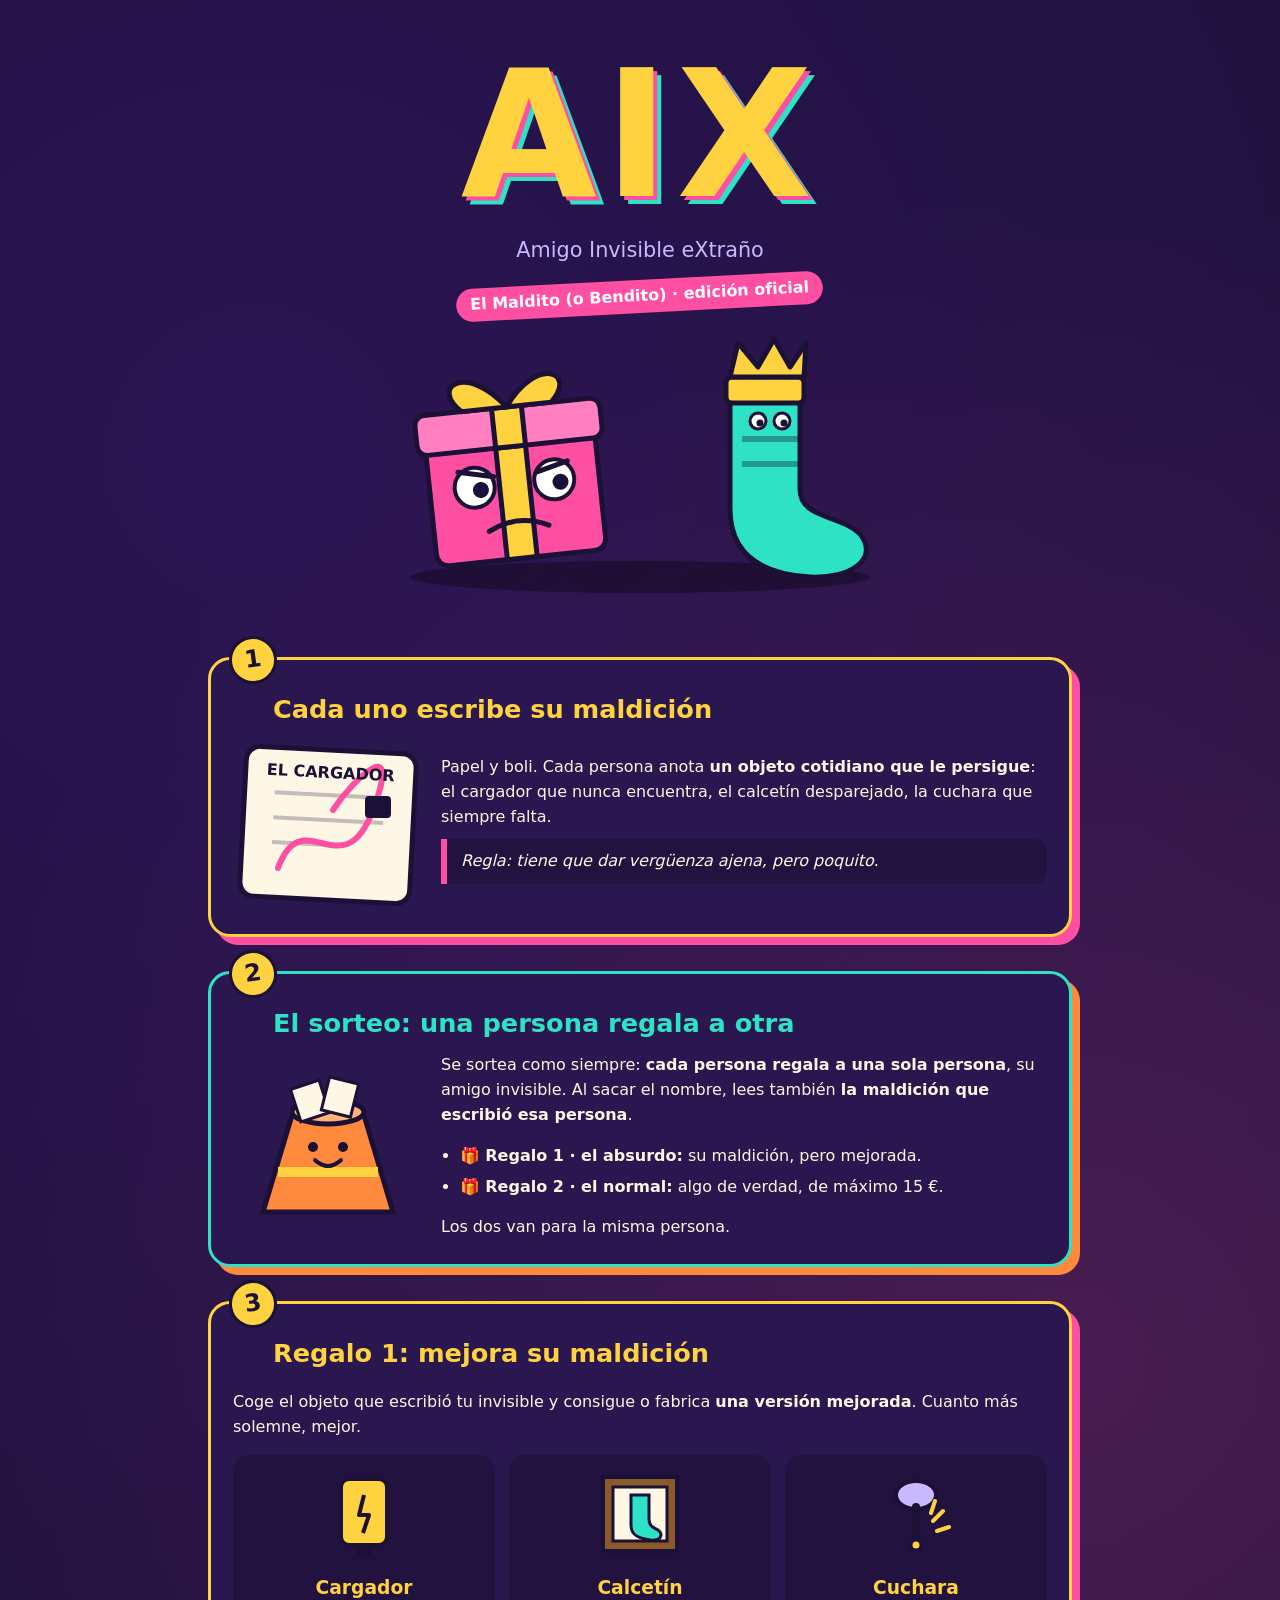
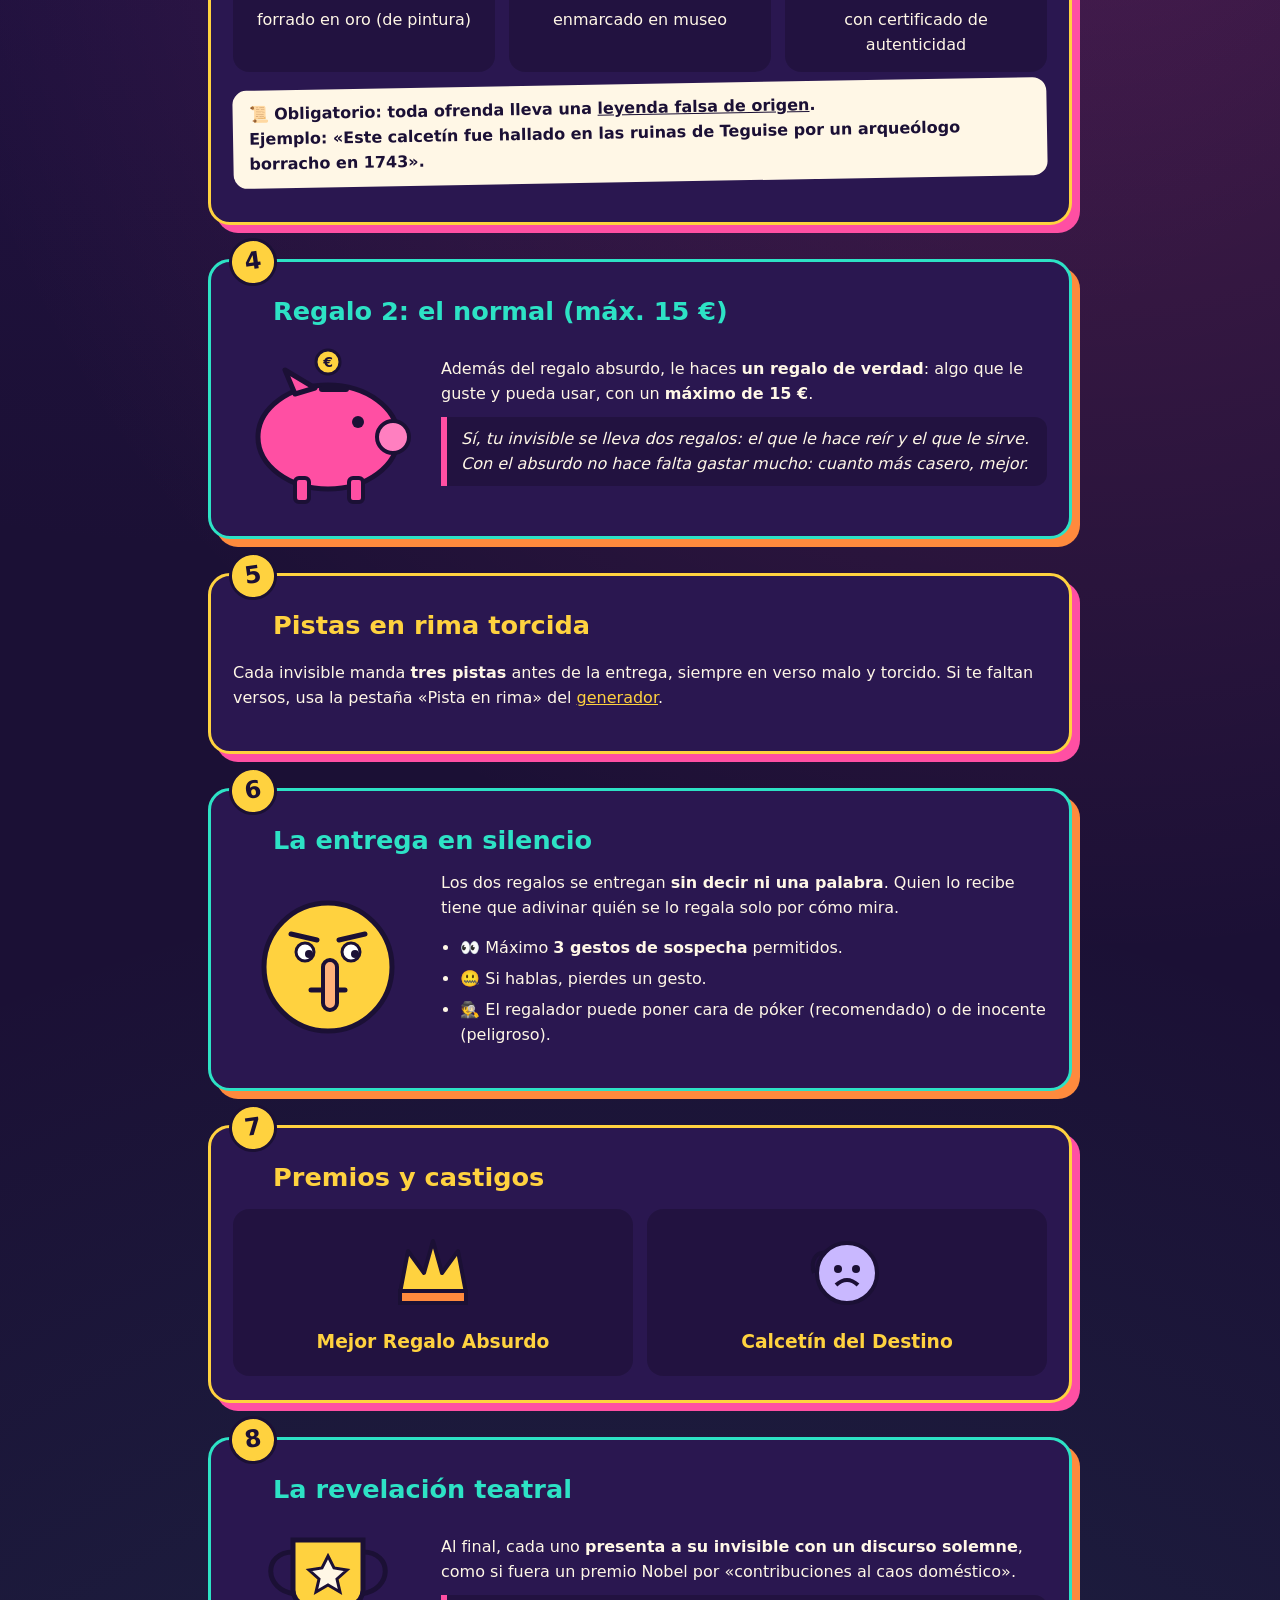
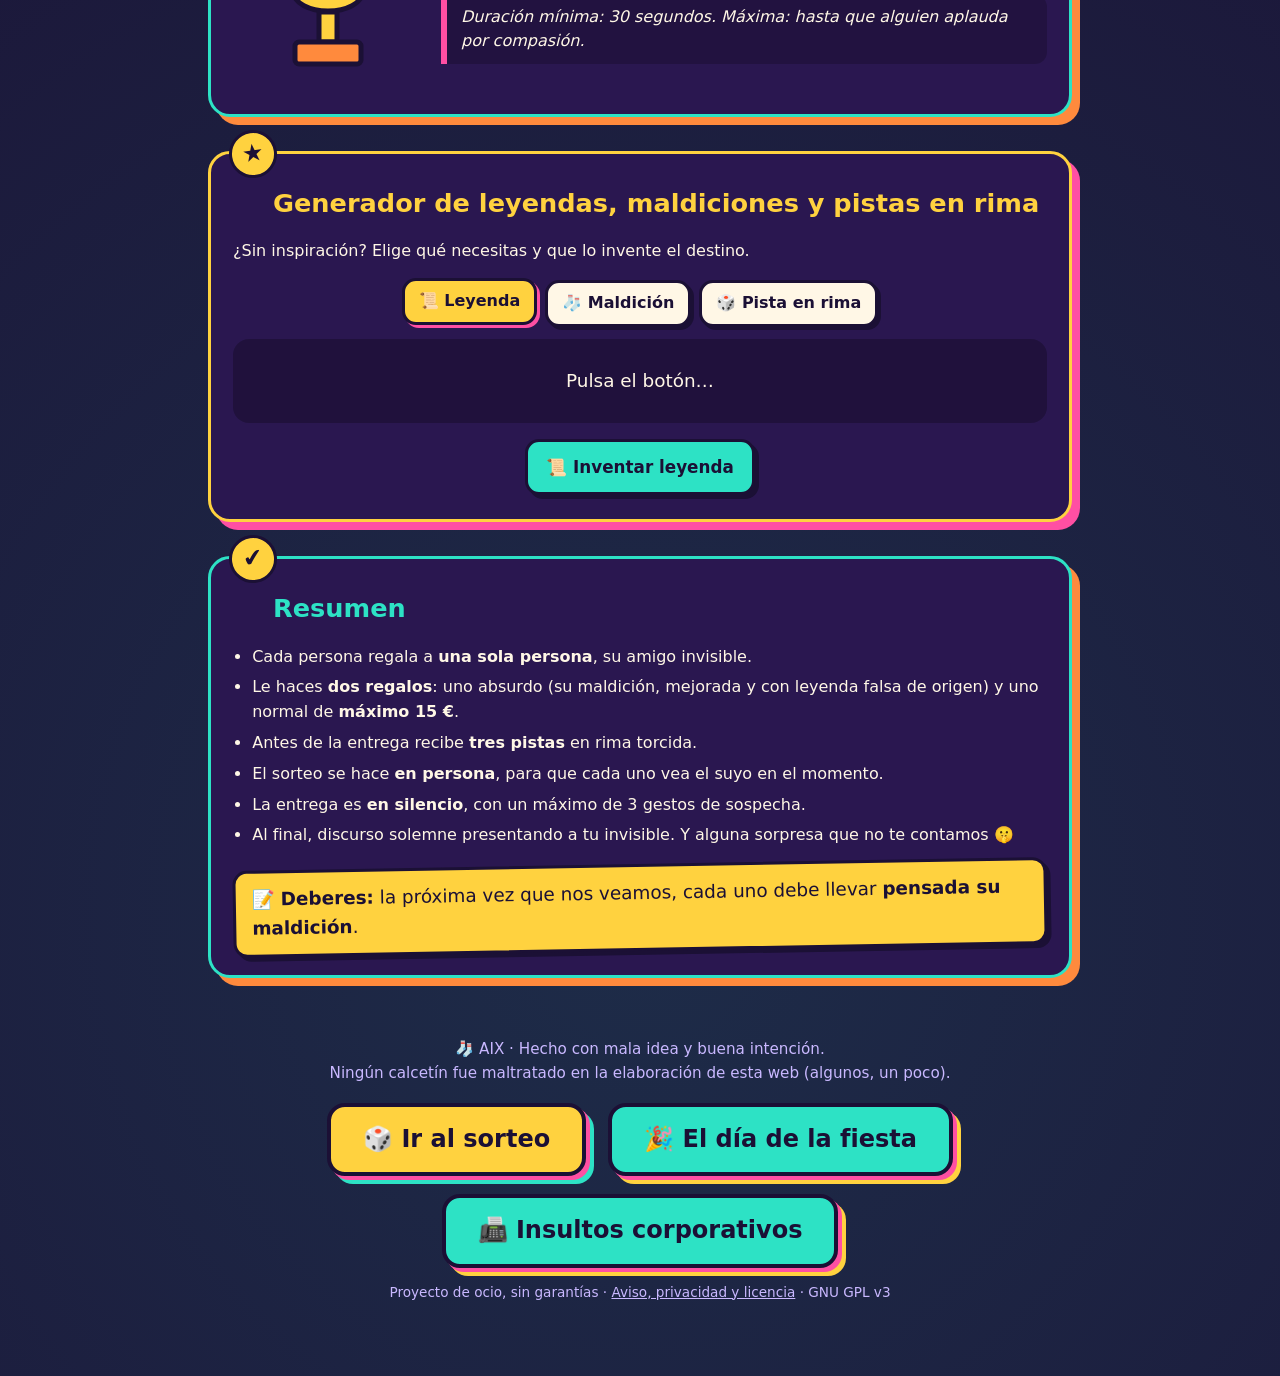
<file: index.html>
<!doctype html>
<!-- AIX · Amigo Invisible X — © 2026 xacoy — GNU GPL v3 (ver LICENSE). Sin garantías: ver aviso.html -->
<html lang="es">
<head>
<meta charset="utf-8">
<meta http-equiv="Content-Security-Policy" content="default-src 'none'; script-src 'self'; style-src 'self'; img-src 'self'; connect-src 'none'; font-src 'none'; media-src 'none'; object-src 'none'; frame-src 'none'; base-uri 'none'; form-action 'none'">
<meta name="referrer" content="no-referrer">
<meta name="viewport" content="width=device-width, initial-scale=1">
<title>Amigo Invisible X</title>
<link rel="icon" href="favicon.svg" type="image/svg+xml">
<link rel="icon" href="favicon.png" type="image/png" sizes="48x48">
<link rel="apple-touch-icon" href="apple-touch-icon.png">
<meta name="theme-color" content="#1b1035">
<meta name="description" content="AIX: el Amigo Invisible Maldito (o Bendito). Instrucciones oficiales de un ritual absurdo.">
<meta property="og:title" content="Amigo Invisible X">
<meta property="og:description" content="El Amigo Invisible Maldito (o Bendito). Instrucciones oficiales de un ritual absurdo.">
<meta property="og:type" content="website">
<meta property="og:locale" content="es_ES">
<link rel="stylesheet" href="index.css">
</head>
<body>
<div class="wrap">
<noscript><p class="noscript">Esta web necesita JavaScript activado para funcionar. No usa ningún servidor: todo ocurre en tu navegador.</p></noscript>

<header class="hero">
  <h1 class="logo">AIX</h1>
  <p class="sub">Amigo Invisible eXtraño</p>
  <span class="tag">El Maldito (o Bendito) · edición oficial</span>

  <!-- Dibujo: regalo con ojos y calcetín con corona -->
  <svg viewBox="0 12 560 268" role="img" aria-label="Un regalo con ojos sospechosos mira a un calcetín con corona">
    <ellipse cx="280" cy="258" rx="230" ry="16" fill="#00000055"/>
    <!-- regalo -->
    <g transform="rotate(-6 150 170)">
      <rect x="70" y="110" width="170" height="130" rx="12" fill="#ff4fa3" stroke="#1b1035" stroke-width="5"/>
      <rect x="140" y="110" width="30" height="130" fill="#ffd23f" stroke="#1b1035" stroke-width="5"/>
      <rect x="62" y="88" width="186" height="40" rx="10" fill="#ff7fc0" stroke="#1b1035" stroke-width="5"/>
      <rect x="140" y="88" width="30" height="40" fill="#ffd23f" stroke="#1b1035" stroke-width="5"/>
      <path d="M155 88 C120 40,80 60,110 88 Z" fill="#ffd23f" stroke="#1b1035" stroke-width="5"/>
      <path d="M155 88 C190 40,230 60,200 88 Z" fill="#ffd23f" stroke="#1b1035" stroke-width="5"/>
      <circle cx="115" cy="165" r="20" fill="#fff" stroke="#1b1035" stroke-width="4"/>
      <circle cx="195" cy="165" r="20" fill="#fff" stroke="#1b1035" stroke-width="4"/>
      <circle cx="121" cy="168" r="8" fill="#1b1035"/><circle cx="201" cy="168" r="8" fill="#1b1035"/>
      <path d="M100 148 L135 156" stroke="#1b1035" stroke-width="5" stroke-linecap="round"/>
      <path d="M210 148 L178 156" stroke="#1b1035" stroke-width="5" stroke-linecap="round"/>
      <path d="M125 210 Q155 195 185 210" stroke="#1b1035" stroke-width="5" fill="none" stroke-linecap="round"/>
    </g>
    <!-- calcetín rey -->
    <g transform="translate(330 20)">
      <path d="M40 40 H110 V150 C110 180,150 175,170 195 C190 220,160 240,120 238 C70 235,40 215,40 170 Z" fill="#2de2c5" stroke="#1b1035" stroke-width="5"/>
      <rect x="36" y="38" width="78" height="26" rx="6" fill="#ffd23f" stroke="#1b1035" stroke-width="5"/>
      <path d="M52 100 H110 M52 125 H110" stroke="#1b1035" stroke-width="6" opacity=".35"/>
      <!-- corona -->
      <path d="M40 38 L48 4 L68 28 L84 0 L100 28 L116 4 L114 38 Z" fill="#ffd23f" stroke="#1b1035" stroke-width="5" stroke-linejoin="round"/>
      <circle cx="68" cy="82" r="8" fill="#fff" stroke="#1b1035" stroke-width="3"/><circle cx="92" cy="82" r="8" fill="#fff" stroke="#1b1035" stroke-width="3"/>
      <circle cx="70" cy="84" r="3.5" fill="#1b1035"/><circle cx="94" cy="84" r="3.5" fill="#1b1035"/>
    </g>
  </svg>
</header>

<!-- 1 -->
<section>
  <div class="num">1</div>
  <h2>Cada uno escribe su maldición</h2>
  <div class="row">
    <svg viewBox="0 0 190 170" role="img" aria-label="Un cargador enredado">
      <rect x="10" y="10" width="170" height="150" rx="14" fill="#fff7e6" stroke="#1b1035" stroke-width="5" transform="rotate(3 95 85)"/>
      <path d="M40 55 H150 M40 80 H150 M40 105 H110" stroke="#1b1035" stroke-width="4" opacity=".25" transform="rotate(3 95 85)"/>
      <path d="M45 128 C70 60,110 150,140 70 S120 40,100 70" stroke="#ff4fa3" stroke-width="6" fill="none" stroke-linecap="round"/>
      <rect x="132" y="56" width="26" height="22" rx="4" fill="#1b1035"/>
      <text x="95" y="38" text-anchor="middle" font-size="16" font-weight="700" fill="#1b1035" transform="rotate(3 95 85)">EL CARGADOR</text>
    </svg>
    <div class="txt">
      Papel y boli. Cada persona anota <b>un objeto cotidiano que le persigue</b>: el cargador que nunca encuentra, el calcetín desparejado, la cuchara que siempre falta.
      <div class="quote">Regla: tiene que dar vergüenza ajena, pero poquito.</div>
    </div>
  </div>
</section>

<!-- 2 -->
<section>
  <div class="num">2</div>
  <h2>El sorteo: una persona regala a otra</h2>
  <div class="row">
    <svg viewBox="0 0 190 170" role="img" aria-label="Un gorro lleno de papeles">
      <path d="M30 150 L60 50 H130 L160 150 Z" fill="#ff8a3d" stroke="#1b1035" stroke-width="5"/>
      <ellipse cx="95" cy="50" rx="36" ry="12" fill="#ffb27a" stroke="#1b1035" stroke-width="5"/>
      <rect x="62" y="22" width="30" height="34" fill="#fff7e6" stroke="#1b1035" stroke-width="3" transform="rotate(-18 77 39)"/>
      <rect x="92" y="18" width="30" height="34" fill="#fff7e6" stroke="#1b1035" stroke-width="3" transform="rotate(14 107 35)"/>
      <path d="M45 110 H145" stroke="#ffd23f" stroke-width="10"/>
      <circle cx="80" cy="85" r="5" fill="#1b1035"/><circle cx="110" cy="85" r="5" fill="#1b1035"/>
      <path d="M82 98 Q95 110 108 98" stroke="#1b1035" stroke-width="4" fill="none" stroke-linecap="round"/>
    </svg>
    <div class="txt">
      Se sortea como siempre: <b>cada persona regala a una sola persona</b>, su amigo invisible. Al sacar el nombre, lees también <b>la maldición que escribió esa persona</b>.
      <ul>
        <li>🎁 <b>Regalo 1 · el absurdo:</b> su maldición, pero mejorada.</li>
        <li>🎁 <b>Regalo 2 · el normal:</b> algo de verdad, de máximo 15 €.</li>
      </ul>
      Los dos van para la misma persona.
    </div>
  </div>
</section>

<!-- 3 -->
<section>
  <div class="num">3</div>
  <h2>Regalo 1: mejora su maldición</h2>
  <p>Coge el objeto que escribió tu invisible y consigue o fabrica <b>una versión mejorada</b>. Cuanto más solemne, mejor.</p>
  <div class="cols">
    <div class="card">
      <svg viewBox="0 0 90 90"><rect x="22" y="10" width="46" height="66" rx="8" fill="#ffd23f" stroke="#1b1035" stroke-width="4"/><rect x="38" y="76" width="14" height="10" fill="#1b1035"/><path d="M45 26 L40 46 H50 L44 64" stroke="#1b1035" stroke-width="4" fill="none" stroke-linejoin="round"/></svg>
      <h3>Cargador</h3><div>forrado en oro (de pintura)</div>
    </div>
    <div class="card">
      <svg viewBox="0 0 90 90"><rect x="8" y="8" width="74" height="74" fill="#8b5a2b" stroke="#1b1035" stroke-width="4"/><rect x="18" y="18" width="54" height="54" fill="#fff7e6" stroke="#1b1035" stroke-width="3"/><path d="M36 26 H54 V50 C54 62,66 58,66 66 C66 72,56 72,50 70 C40 68,36 64,36 56 Z" fill="#2de2c5" stroke="#1b1035" stroke-width="3"/></svg>
      <h3>Calcetín</h3><div>enmarcado en museo</div>
    </div>
    <div class="card">
      <svg viewBox="0 0 90 90"><ellipse cx="45" cy="26" rx="20" ry="14" fill="#c9b8ff" stroke="#1b1035" stroke-width="4"/><path d="M45 38 V76" stroke="#1b1035" stroke-width="8" stroke-linecap="round"/><circle cx="45" cy="76" r="5" fill="#ffd23f" stroke="#1b1035" stroke-width="3"/><path d="M62 52 l10 -10 M66 62 l12 -4 M60 44 l4 -12" stroke="#ffd23f" stroke-width="4" stroke-linecap="round"/></svg>
      <h3>Cuchara</h3><div>con certificado de autenticidad</div>
    </div>
  </div>
  <p class="legend">📜 Obligatorio: toda ofrenda lleva una <u>leyenda falsa de origen</u>.<br>
  Ejemplo: «Este calcetín fue hallado en las ruinas de Teguise por un arqueólogo borracho en 1743».</p>
</section>

<!-- 4 -->
<section>
  <div class="num">4</div>
  <h2>Regalo 2: el normal (máx. 15 €)</h2>
  <div class="row">
    <svg viewBox="0 0 190 170" role="img" aria-label="Una hucha con cara">
      <ellipse cx="95" cy="95" rx="70" ry="52" fill="#ff4fa3" stroke="#1b1035" stroke-width="5"/>
      <circle cx="160" cy="95" r="16" fill="#ff7fc0" stroke="#1b1035" stroke-width="4"/>
      <path d="M62 52 L52 28 L82 46 Z" fill="#ff4fa3" stroke="#1b1035" stroke-width="5" stroke-linejoin="round"/>
      <rect x="86" y="44" width="30" height="6" rx="3" fill="#1b1035"/>
      <circle cx="125" cy="80" r="6" fill="#1b1035"/>
      <rect x="62" y="136" width="14" height="24" rx="4" fill="#ff4fa3" stroke="#1b1035" stroke-width="4"/>
      <rect x="116" y="136" width="14" height="24" rx="4" fill="#ff4fa3" stroke="#1b1035" stroke-width="4"/>
      <circle cx="95" cy="20" r="12" fill="#ffd23f" stroke="#1b1035" stroke-width="3"/><text x="95" y="25" text-anchor="middle" font-size="14" font-weight="700" fill="#1b1035">€</text>
    </svg>
    <div class="txt">
      Además del regalo absurdo, le haces <b>un regalo de verdad</b>: algo que le guste y pueda usar, con un <b>máximo de 15 €</b>.
      <div class="quote">Sí, tu invisible se lleva dos regalos: el que le hace reír y el que le sirve. Con el absurdo no hace falta gastar mucho: cuanto más casero, mejor.</div>
    </div>
  </div>
</section>

<!-- 5 -->
<section>
  <div class="num">5</div>
  <h2>Pistas en rima torcida</h2>
  <p>Cada invisible manda <b>tres pistas</b> antes de la entrega, siempre en verso malo y torcido. Si te faltan versos, usa la pestaña «Pista en rima» del <a class="lnk" href="#generador">generador</a>.</p>
</section>

<!-- 6 -->
<section>
  <div class="num">6</div>
  <h2>La entrega en silencio</h2>
  <div class="row">
    <svg viewBox="0 0 190 170" role="img" aria-label="Una cara con el dedo en los labios">
      <circle cx="95" cy="85" r="64" fill="#ffd23f" stroke="#1b1035" stroke-width="5"/>
      <circle cx="72" cy="70" r="9" fill="#fff" stroke="#1b1035" stroke-width="3"/><circle cx="118" cy="70" r="9" fill="#fff" stroke="#1b1035" stroke-width="3"/>
      <circle cx="76" cy="72" r="4" fill="#1b1035"/><circle cx="122" cy="72" r="4" fill="#1b1035"/>
      <path d="M58 52 L84 58 M132 52 L106 58" stroke="#1b1035" stroke-width="5" stroke-linecap="round"/>
      <path d="M78 108 H112" stroke="#1b1035" stroke-width="5" stroke-linecap="round"/>
      <rect x="90" y="78" width="14" height="50" rx="7" fill="#ffb27a" stroke="#1b1035" stroke-width="4"/>
    </svg>
    <div class="txt">
      Los dos regalos se entregan <b>sin decir ni una palabra</b>. Quien lo recibe tiene que adivinar quién se lo regala solo por cómo mira.
      <ul>
        <li>👀 Máximo <b>3 gestos de sospecha</b> permitidos.</li>
        <li>🤐 Si hablas, pierdes un gesto.</li>
        <li>🕵️ El regalador puede poner cara de póker (recomendado) o de inocente (peligroso).</li>
      </ul>
    </div>
  </div>
</section>

<!-- 7 -->
<section>
  <div class="num">7</div>
  <h2>Premios y castigos</h2>
  <div class="cols">
    <div class="card">
      <svg viewBox="0 0 90 90"><path d="M12 70 L20 28 L36 50 L45 18 L54 50 L70 28 L78 70 Z" fill="#ffd23f" stroke="#1b1035" stroke-width="4" stroke-linejoin="round"/><rect x="12" y="68" width="66" height="12" fill="#ff8a3d" stroke="#1b1035" stroke-width="4"/></svg>
      <h3>Mejor Regalo Absurdo</h3>
    </div>
    <div class="card">
      <svg viewBox="0 0 90 90"><circle cx="45" cy="50" r="30" fill="#c9b8ff" stroke="#1b1035" stroke-width="4"/><path d="M12 50 C8 38,14 28,24 30" stroke="#1b1035" stroke-width="4" fill="none"/><circle cx="36" cy="46" r="4" fill="#1b1035"/><circle cx="54" cy="46" r="4" fill="#1b1035"/><path d="M34 62 Q45 52 56 62" stroke="#1b1035" stroke-width="4" fill="none"/></svg>
      <h3>Calcetín del Destino</h3>
    </div>
  </div>
</section>

<!-- 8 -->
<section>
  <div class="num">8</div>
  <h2>La revelación teatral</h2>
  <div class="row">
    <svg viewBox="0 0 190 170" role="img" aria-label="Un trofeo">
      <path d="M60 20 H130 V70 C130 98,60 98,60 70 Z" fill="#ffd23f" stroke="#1b1035" stroke-width="5"/>
      <path d="M60 32 C30 32,30 70,62 74 M130 32 C160 32,160 70,128 74" fill="none" stroke="#1b1035" stroke-width="5"/>
      <rect x="86" y="92" width="18" height="30" fill="#ffd23f" stroke="#1b1035" stroke-width="5"/>
      <rect x="62" y="122" width="66" height="22" rx="4" fill="#ff8a3d" stroke="#1b1035" stroke-width="5"/>
      <path d="M95 36 l6 12 l13 2 l-10 9 l3 13 l-12 -7 l-12 7 l3 -13 l-10 -9 l13 -2 z" fill="#fff7e6" stroke="#1b1035" stroke-width="3"/>
    </svg>
    <div class="txt">
      Al final, cada uno <b>presenta a su invisible con un discurso solemne</b>, como si fuera un premio Nobel por «contribuciones al caos doméstico».
      <div class="quote">Duración mínima: 30 segundos. Máxima: hasta que alguien aplauda por compasión.</div>
    </div>
  </div>
</section>

<!-- Generador -->
<section id="generador">
  <div class="num">★</div>
  <h2>Generador de leyendas, maldiciones y pistas en rima</h2>
  <p>¿Sin inspiración? Elige qué necesitas y que lo invente el destino.</p>
  <div class="tabs" role="tablist" aria-label="Qué inventar">
    <button class="tab" role="tab" id="tab-ley" aria-selected="true" data-k="ley">📜 Leyenda</button>
    <button class="tab" role="tab" id="tab-mal" aria-selected="false" data-k="mal">🧦 Maldición</button>
    <button class="tab" role="tab" id="tab-pis" aria-selected="false" data-k="pis">🎲 Pista en rima</button>
  </div>
  <div class="gen" id="gen" role="tabpanel" aria-live="polite">Pulsa el botón…</div>
  <p class="center"><button class="btn alt" id="btnGen">📜 Inventar leyenda</button></p>
</section>

<!-- Resumen -->
<section>
  <div class="num">✔</div>
  <h2>Resumen</h2>
  <ul>
    <li>Cada persona regala a <b>una sola persona</b>, su amigo invisible.</li>
    <li>Le haces <b>dos regalos</b>: uno absurdo (su maldición, mejorada y con leyenda falsa de origen) y uno normal de <b>máximo 15 €</b>.</li>
    <li>Antes de la entrega recibe <b>tres pistas</b> en rima torcida.</li>
    <li>El sorteo se hace <b>en persona</b>, para que cada uno vea el suyo en el momento.</li>
    <li>La entrega es <b>en silencio</b>, con un máximo de 3 gestos de sospecha.</li>
    <li>Al final, discurso solemne presentando a tu invisible. Y alguna sorpresa que no te contamos 🤫</li>
  </ul>
  <div class="todo">📝 <b>Deberes:</b> la próxima vez que nos veamos, cada uno debe llevar <b>pensada su maldición</b>.</div>
</section>

<footer>
  <span class="sock">🧦</span> AIX · Hecho con mala idea y buena intención.<br>
  Ningún calcetín fue maltratado en la elaboración de esta web (algunos, un poco).
  <p class="cta-wrap"><a class="cta" href="sorteo.html">🎲 Ir al sorteo</a> <a class="cta cta2" href="fiesta.html">🎉 El día de la fiesta</a> <a class="cta cta2" href="corporativo.html">📠 Insultos corporativos</a></p>
  <p class="legal">Proyecto de ocio, sin garantías · <a href="aviso.html">Aviso, privacidad y licencia</a> · GNU GPL v3</p>
</footer>
</div>

<script src="ideas.js"></script>
<script src="index.js"></script>
</body>
</html>
</file>
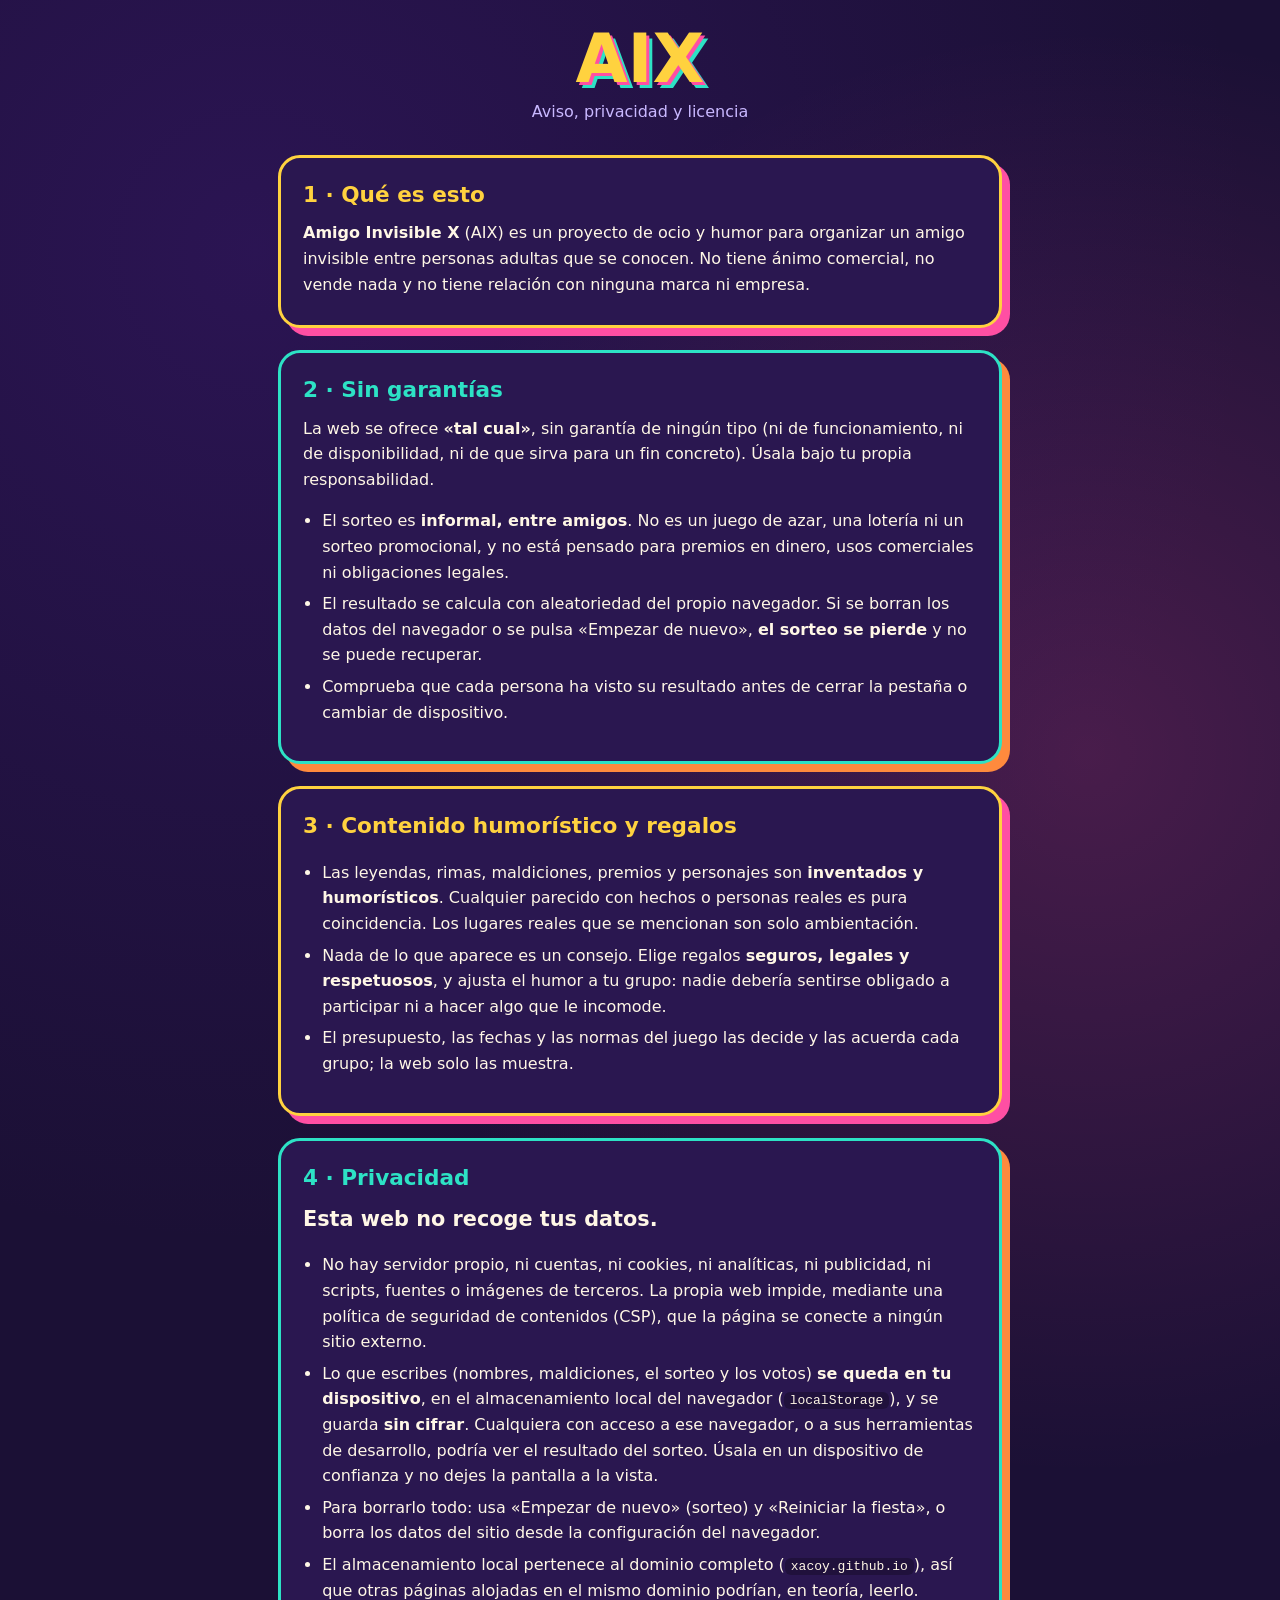
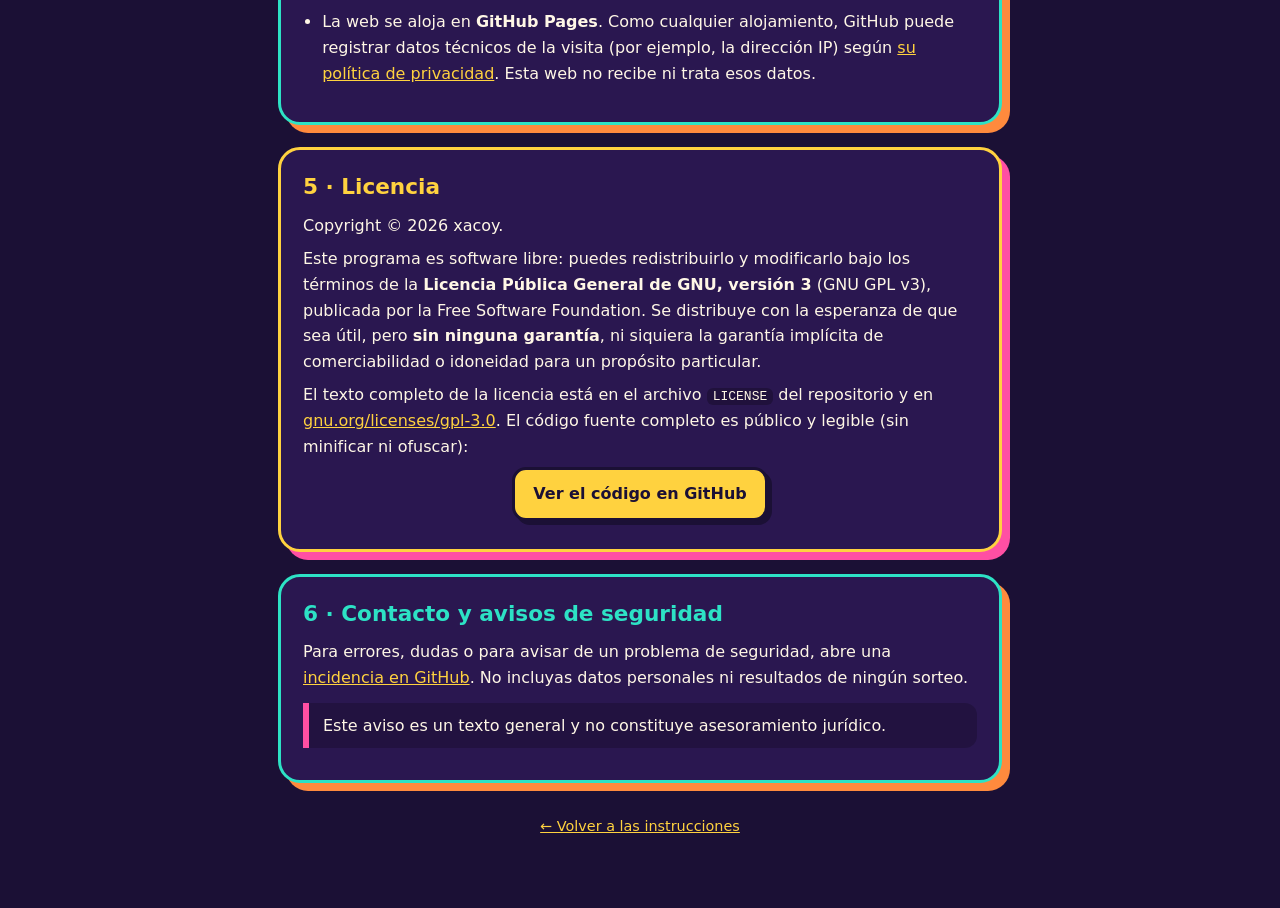
<file: aviso.html>
<!doctype html>
<!-- AIX · Amigo Invisible X — © 2026 xacoy — GNU GPL v3 (ver LICENSE) -->
<html lang="es">
<head>
<meta charset="utf-8">
<meta http-equiv="Content-Security-Policy" content="default-src 'none'; style-src 'self'; img-src 'self'; base-uri 'none'; form-action 'none'">
<meta name="referrer" content="no-referrer">
<meta name="viewport" content="width=device-width, initial-scale=1">
<title>Aviso, privacidad y licencia · Amigo Invisible X</title>
<link rel="icon" href="favicon.svg" type="image/svg+xml">
<link rel="icon" href="favicon.png" type="image/png" sizes="48x48">
<link rel="apple-touch-icon" href="apple-touch-icon.png">
<meta name="theme-color" content="#1b1035">
<meta name="description" content="Aviso legal, política de privacidad y licencia de Amigo Invisible X.">
<link rel="stylesheet" href="aviso.css">
</head>
<body>
<div class="wrap">
  <header>
    <h1 class="logo"><a href="index.html" title="Volver a las instrucciones">AIX</a></h1>
    <p class="sub">Aviso, privacidad y licencia</p>
  </header>

  <section>
    <h2>1 · Qué es esto</h2>
    <p><b>Amigo Invisible X</b> (AIX) es un proyecto de ocio y humor para organizar un amigo invisible entre personas adultas que se conocen. No tiene ánimo comercial, no vende nada y no tiene relación con ninguna marca ni empresa.</p>
  </section>

  <section>
    <h2>2 · Sin garantías</h2>
    <p>La web se ofrece <b>«tal cual»</b>, sin garantía de ningún tipo (ni de funcionamiento, ni de disponibilidad, ni de que sirva para un fin concreto). Úsala bajo tu propia responsabilidad.</p>
    <ul>
      <li>El sorteo es <b>informal, entre amigos</b>. No es un juego de azar, una lotería ni un sorteo promocional, y no está pensado para premios en dinero, usos comerciales ni obligaciones legales.</li>
      <li>El resultado se calcula con aleatoriedad del propio navegador. Si se borran los datos del navegador o se pulsa «Empezar de nuevo», <b>el sorteo se pierde</b> y no se puede recuperar.</li>
      <li>Comprueba que cada persona ha visto su resultado antes de cerrar la pestaña o cambiar de dispositivo.</li>
    </ul>
  </section>

  <section>
    <h2>3 · Contenido humorístico y regalos</h2>
    <ul>
      <li>Las leyendas, rimas, maldiciones, premios y personajes son <b>inventados y humorísticos</b>. Cualquier parecido con hechos o personas reales es pura coincidencia. Los lugares reales que se mencionan son solo ambientación.</li>
      <li>Nada de lo que aparece es un consejo. Elige regalos <b>seguros, legales y respetuosos</b>, y ajusta el humor a tu grupo: nadie debería sentirse obligado a participar ni a hacer algo que le incomode.</li>
      <li>El presupuesto, las fechas y las normas del juego las decide y las acuerda cada grupo; la web solo las muestra.</li>
    </ul>
  </section>

  <section>
    <h2>4 · Privacidad</h2>
    <p class="big"><b>Esta web no recoge tus datos.</b></p>
    <ul>
      <li>No hay servidor propio, ni cuentas, ni cookies, ni analíticas, ni publicidad, ni scripts, fuentes o imágenes de terceros. La propia web impide, mediante una política de seguridad de contenidos (CSP), que la página se conecte a ningún sitio externo.</li>
      <li>Lo que escribes (nombres, maldiciones, el sorteo y los votos) <b>se queda en tu dispositivo</b>, en el almacenamiento local del navegador (<code>localStorage</code>), y se guarda <b>sin cifrar</b>. Cualquiera con acceso a ese navegador, o a sus herramientas de desarrollo, podría ver el resultado del sorteo. Úsala en un dispositivo de confianza y no dejes la pantalla a la vista.</li>
      <li>Para borrarlo todo: usa «Empezar de nuevo» (sorteo) y «Reiniciar la fiesta», o borra los datos del sitio desde la configuración del navegador.</li>
      <li>El almacenamiento local pertenece al dominio completo (<code>xacoy.github.io</code>), así que otras páginas alojadas en el mismo dominio podrían, en teoría, leerlo.</li>
      <li>La web se aloja en <b>GitHub Pages</b>. Como cualquier alojamiento, GitHub puede registrar datos técnicos de la visita (por ejemplo, la dirección IP) según <a href="https://docs.github.com/es/site-policy/privacy-policies/github-general-privacy-statement" rel="noopener noreferrer">su política de privacidad</a>. Esta web no recibe ni trata esos datos.</li>
    </ul>
  </section>

  <section>
    <h2>5 · Licencia</h2>
    <p>Copyright © 2026 xacoy.</p>
    <p>Este programa es software libre: puedes redistribuirlo y modificarlo bajo los términos de la <b>Licencia Pública General de GNU, versión 3</b> (GNU GPL v3), publicada por la Free Software Foundation. Se distribuye con la esperanza de que sea útil, pero <b>sin ninguna garantía</b>, ni siquiera la garantía implícita de comerciabilidad o idoneidad para un propósito particular.</p>
    <p>El texto completo de la licencia está en el archivo <code>LICENSE</code> del repositorio y en <a href="https://www.gnu.org/licenses/gpl-3.0.html" rel="noopener noreferrer">gnu.org/licenses/gpl-3.0</a>. El código fuente completo es público y legible (sin minificar ni ofuscar):</p>
    <p class="center"><a class="btn" href="https://github.com/xacoy/amigo-invisible-x" rel="noopener noreferrer">Ver el código en GitHub</a></p>
  </section>

  <section>
    <h2>6 · Contacto y avisos de seguridad</h2>
    <p>Para errores, dudas o para avisar de un problema de seguridad, abre una <a href="https://github.com/xacoy/amigo-invisible-x/issues" rel="noopener noreferrer">incidencia en GitHub</a>. No incluyas datos personales ni resultados de ningún sorteo.</p>
    <p class="note">Este aviso es un texto general y no constituye asesoramiento jurídico.</p>
  </section>

  <footer><a href="index.html">← Volver a las instrucciones</a></footer>
</div>
</body>
</html>
</file>
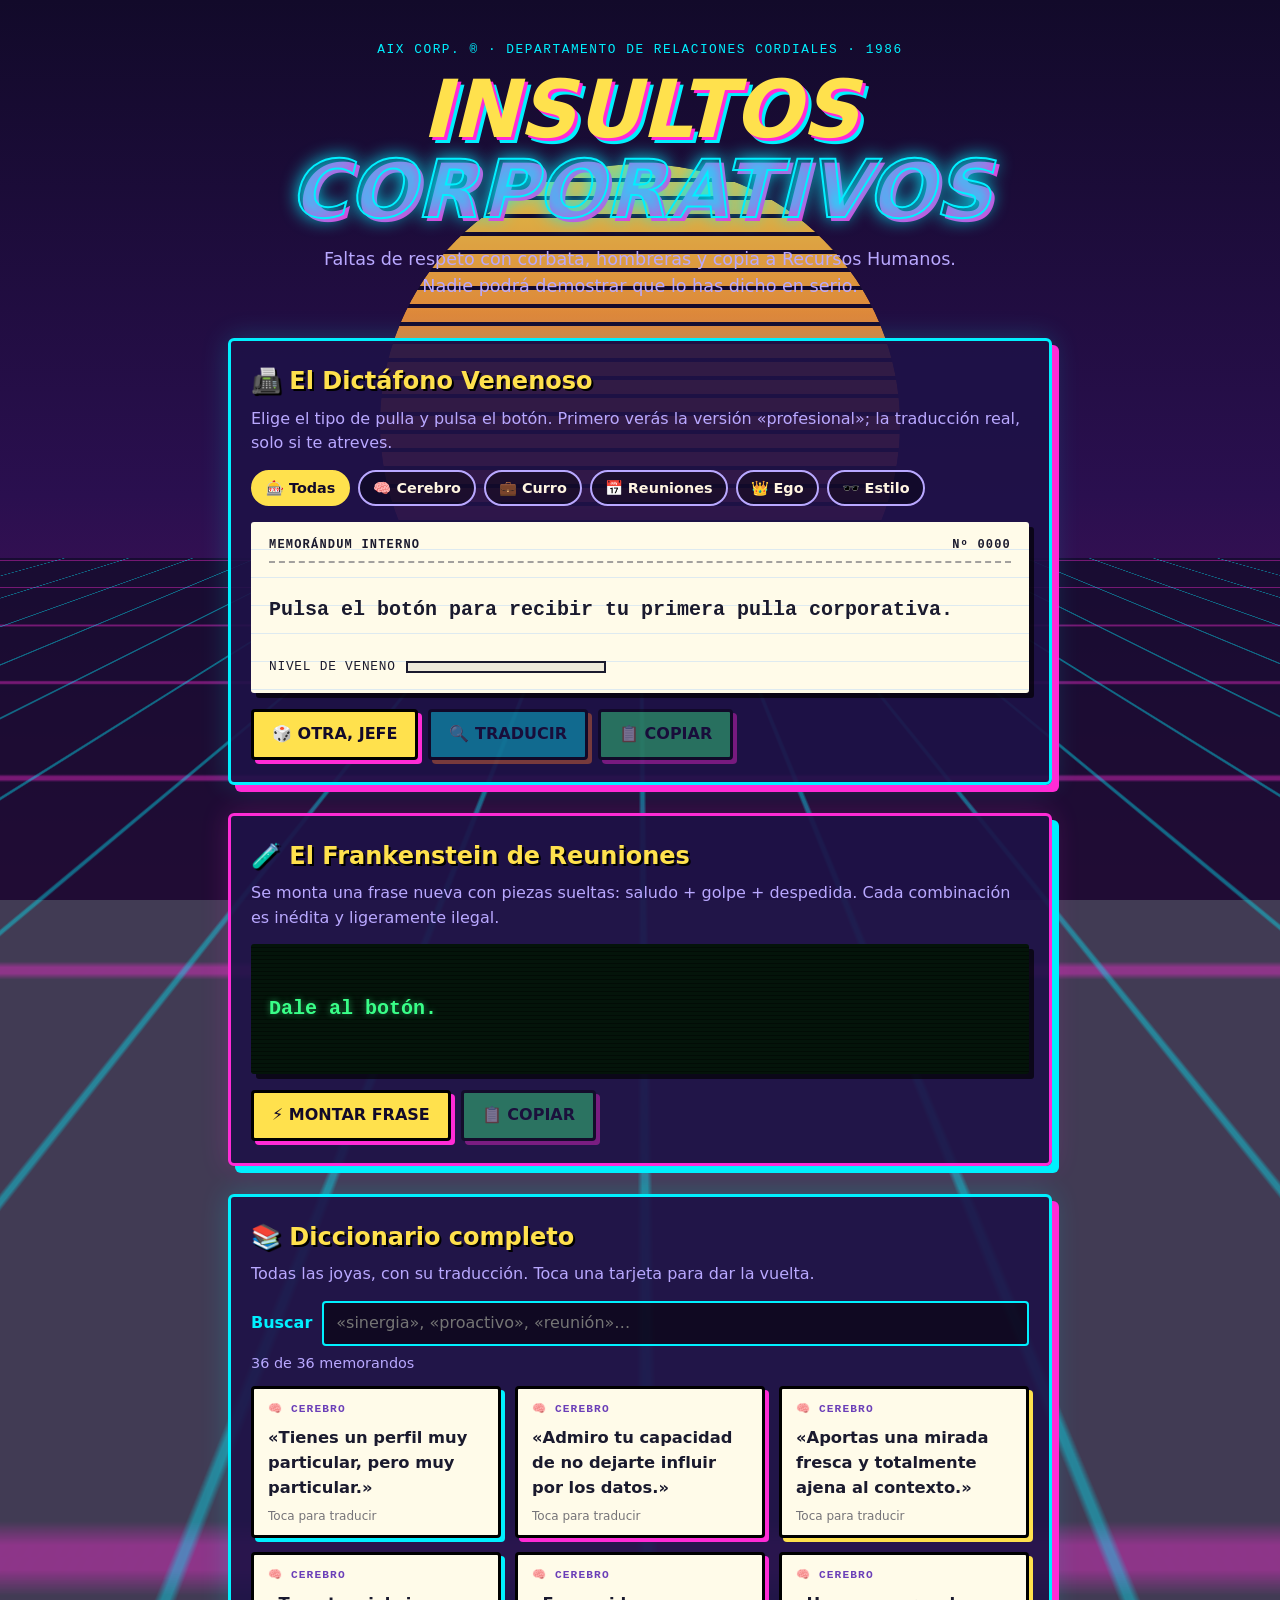
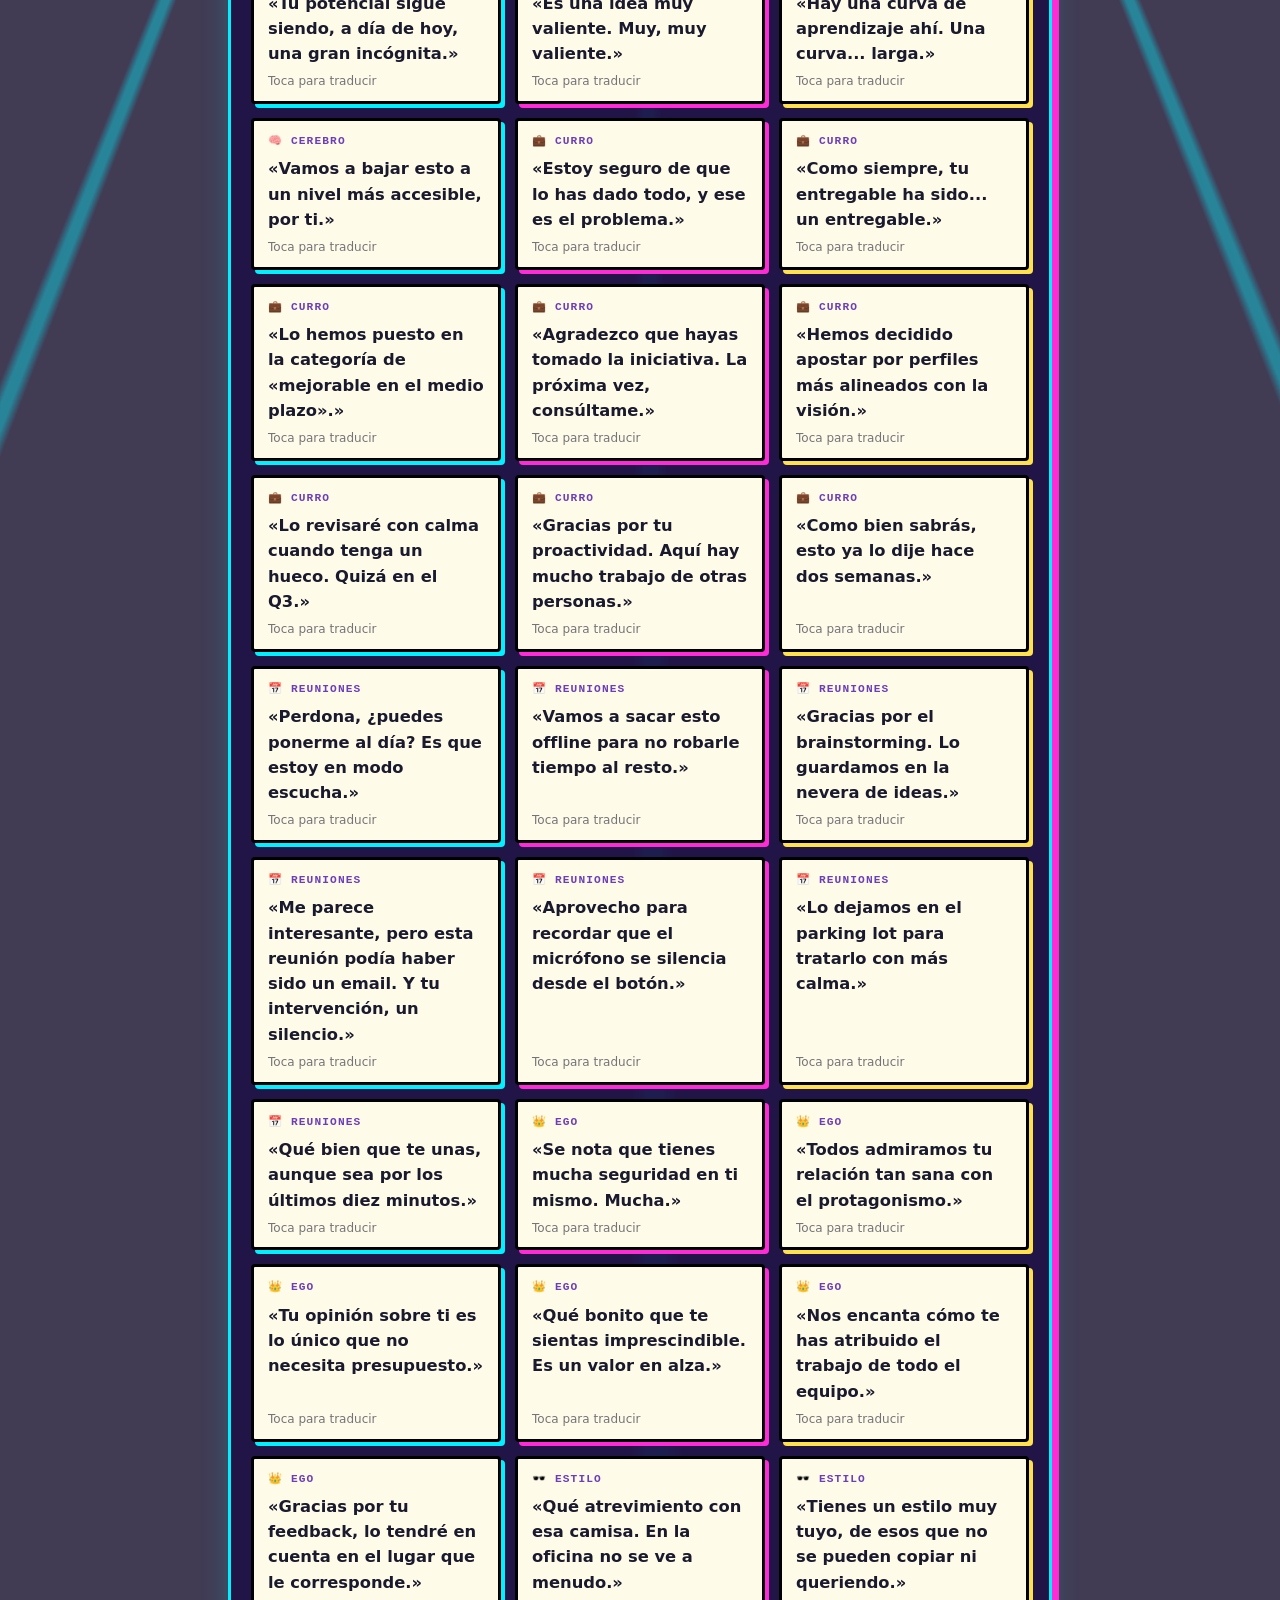
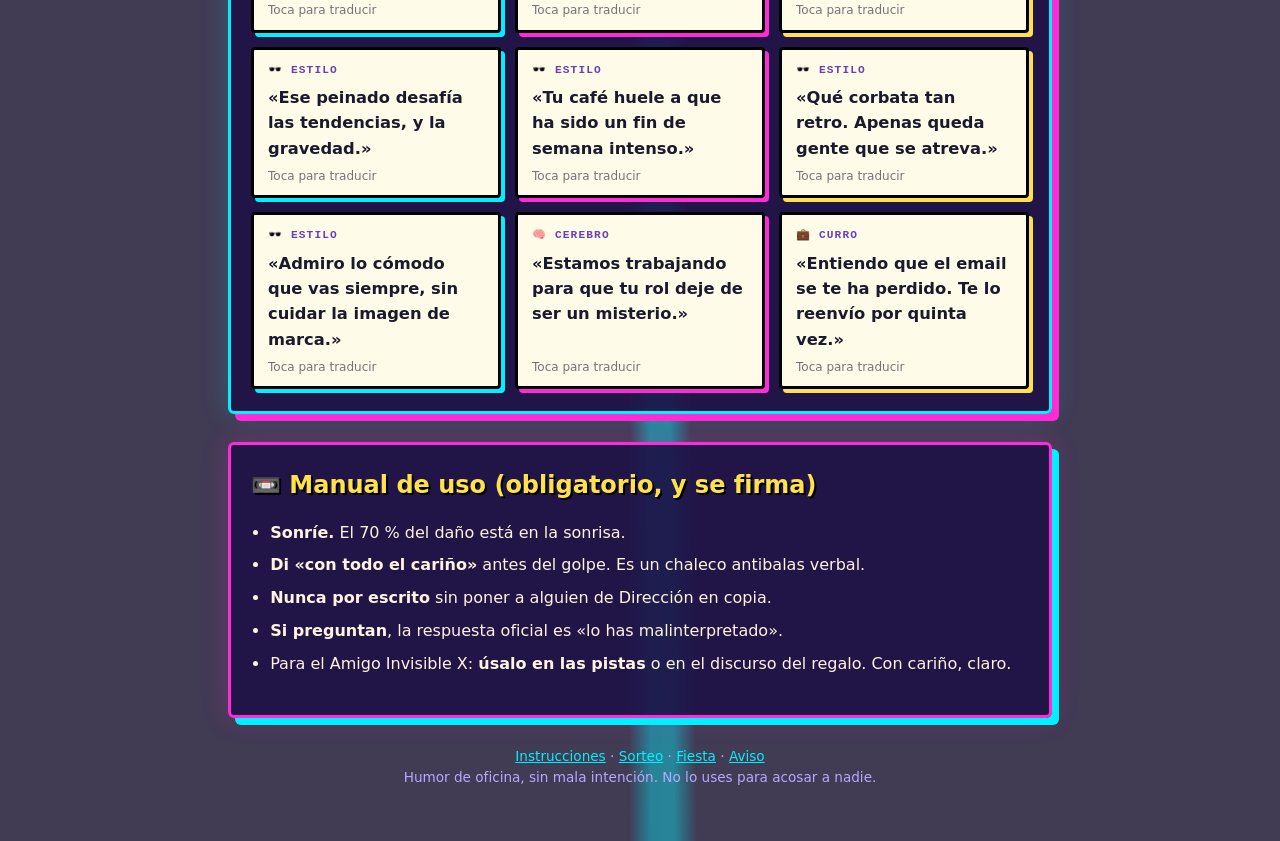
<file: corporativo.html>
<!doctype html>
<!-- AIX · Amigo Invisible X — © 2026 xacoy — GNU GPL v3 (ver LICENSE). Sin garantías: ver aviso.html -->
<html lang="es">
<head>
<meta charset="utf-8">
<meta http-equiv="Content-Security-Policy" content="default-src 'none'; script-src 'self'; style-src 'self'; img-src 'self'; connect-src 'none'; font-src 'none'; media-src 'none'; object-src 'none'; frame-src 'none'; base-uri 'none'; form-action 'none'">
<meta name="referrer" content="no-referrer">
<meta name="viewport" content="width=device-width, initial-scale=1">
<title>Insultos Corporativos 1986 · Amigo Invisible X</title>
<link rel="icon" href="favicon.svg" type="image/svg+xml">
<link rel="icon" href="favicon.png" type="image/png" sizes="48x48">
<link rel="apple-touch-icon" href="apple-touch-icon.png">
<meta name="theme-color" content="#120a2a">
<meta name="description" content="Insultos que no lo parecen: el diccionario corporativo ochentero para decirle de todo a alguien con una sonrisa y copia a Dirección.">
<meta name="robots" content="noindex">
<link rel="stylesheet" href="corporativo.css">
</head>
<body>
<div class="sun" aria-hidden="true"></div>
<div class="grid" aria-hidden="true"></div>
<div class="wrap">
<noscript><p class="noscript">Esta web necesita JavaScript activado para funcionar. No usa ningún servidor: todo ocurre en tu navegador.</p></noscript>
  <header>
    <p class="mini">AIX CORP. ® · Departamento de Relaciones Cordiales · 1986</p>
    <h1><span>Insultos</span> <span>Corporativos</span></h1>
    <p class="sub">Faltas de respeto con corbata, hombreras y copia a Recursos Humanos.<br>Nadie podrá demostrar que lo has dicho en serio.</p>
  </header>

  <main>
    <section id="gen" class="card">
      <h2>📠 El Dictáfono Venenoso</h2>
      <p class="hint">Elige el tipo de pulla y pulsa el botón. Primero verás la versión «profesional»; la traducción real, solo si te atreves.</p>
      <div class="chips" id="chips" role="group" aria-label="Categoría"></div>
      <div class="memo" aria-live="polite">
        <div class="memo-head"><span>MEMORÁNDUM INTERNO</span><span id="memo-no">Nº 0000</span></div>
        <p class="phrase" id="phrase">Pulsa el botón para recibir tu primera pulla corporativa.</p>
        <p class="real" id="real" hidden></p>
        <div class="meter" id="meter" hidden>
          <span>Nivel de veneno</span><b id="meter-bar" aria-hidden="true"></b><em id="meter-txt"></em>
        </div>
      </div>
      <div class="actions">
        <button class="btn" id="next">🎲 Otra, jefe</button>
        <button class="btn b2" id="reveal" disabled>🔍 Traducir</button>
        <button class="btn b3" id="copy" disabled>📋 Copiar</button>
      </div>
      <p class="toast" id="toast" role="status"></p>
    </section>

    <section id="frank" class="card alt">
      <h2>🧪 El Frankenstein de Reuniones</h2>
      <p class="hint">Se monta una frase nueva con piezas sueltas: saludo + golpe + despedida. Cada combinación es inédita y ligeramente ilegal.</p>
      <div class="memo green">
        <p class="phrase" id="frank-out">Dale al botón.</p>
      </div>
      <div class="actions">
        <button class="btn" id="frank-go">⚡ Montar frase</button>
        <button class="btn b3" id="frank-copy" disabled>📋 Copiar</button>
      </div>
    </section>

    <section id="dic" class="card">
      <h2>📚 Diccionario completo</h2>
      <p class="hint">Todas las joyas, con su traducción. Toca una tarjeta para dar la vuelta.</p>
      <label class="search"><span>Buscar</span><input id="q" type="search" placeholder="«sinergia», «proactivo», «reunión»…" autocomplete="off" maxlength="40"></label>
      <p class="count" id="count"></p>
      <div class="list" id="list"></div>
    </section>

    <section id="tips" class="card alt">
      <h2>📼 Manual de uso (obligatorio, y se firma)</h2>
      <ul>
        <li><b>Sonríe.</b> El 70 % del daño está en la sonrisa.</li>
        <li><b>Di «con todo el cariño»</b> antes del golpe. Es un chaleco antibalas verbal.</li>
        <li><b>Nunca por escrito</b> sin poner a alguien de Dirección en copia.</li>
        <li><b>Si preguntan</b>, la respuesta oficial es «lo has malinterpretado».</li>
        <li>Para el Amigo Invisible X: <b>úsalo en las pistas</b> o en el discurso del regalo. Con cariño, claro.</li>
      </ul>
    </section>
  </main>

  <p class="tiny"><a class="link" href="index.html">Instrucciones</a> · <a class="link" href="sorteo.html">Sorteo</a> · <a class="link" href="fiesta.html">Fiesta</a> · <a class="link" href="aviso.html">Aviso</a><br>Humor de oficina, sin mala intención. No lo uses para acosar a nadie.</p>
</div>

<script src="corporativo.js"></script>
</body>
</html>
</file>
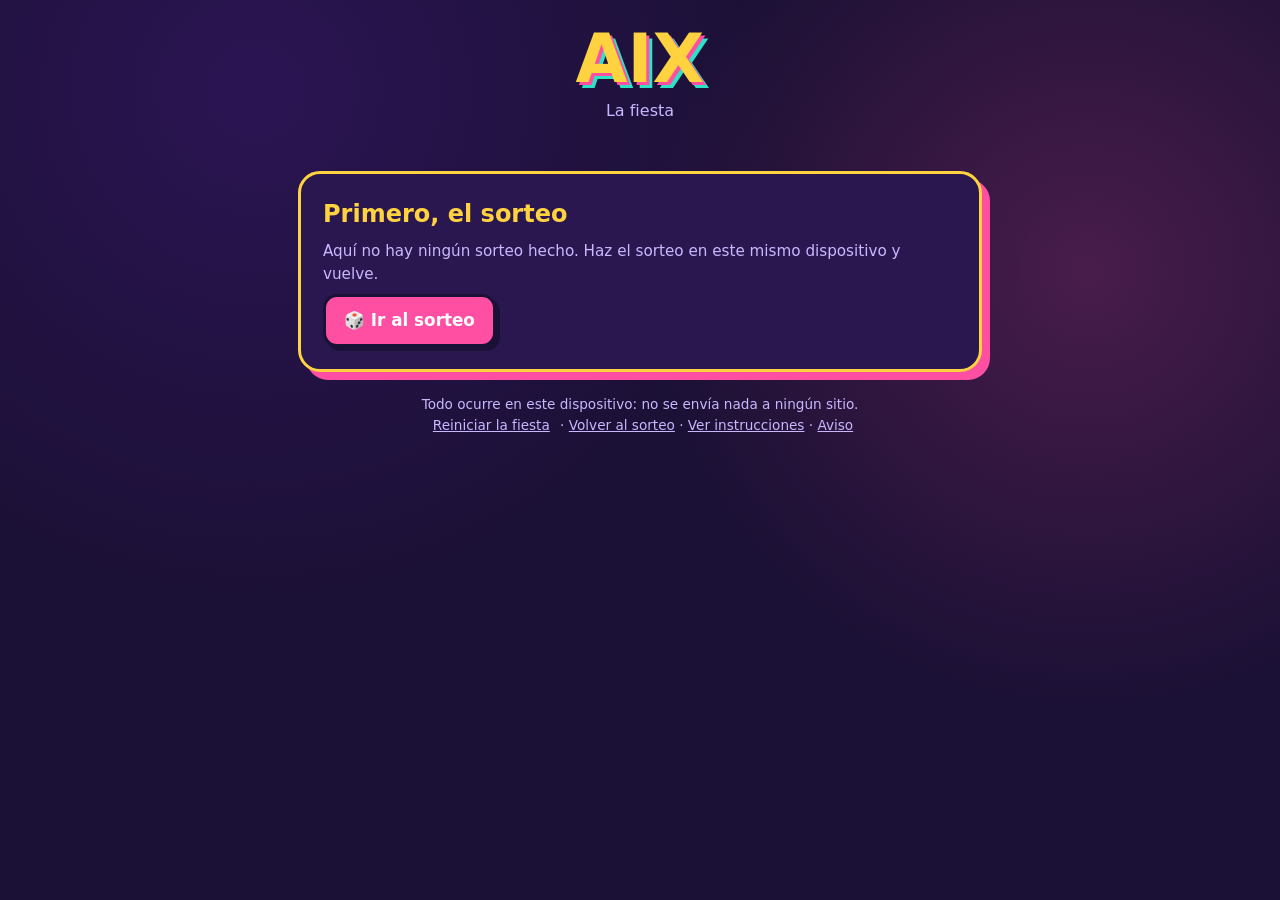
<file: fiesta.html>
<!doctype html>
<!-- AIX · Amigo Invisible X — © 2026 xacoy — GNU GPL v3 (ver LICENSE). Sin garantías: ver aviso.html -->
<html lang="es">
<head>
<meta charset="utf-8">
<meta http-equiv="Content-Security-Policy" content="default-src 'none'; script-src 'self'; style-src 'self'; img-src 'self'; connect-src 'none'; font-src 'none'; media-src 'none'; object-src 'none'; frame-src 'none'; base-uri 'none'; form-action 'none'">
<meta name="referrer" content="no-referrer">
<meta name="viewport" content="width=device-width, initial-scale=1">
<title>Fiesta · Amigo Invisible X</title>
<link rel="icon" href="favicon.svg" type="image/svg+xml">
<link rel="icon" href="favicon.png" type="image/png" sizes="48x48">
<link rel="apple-touch-icon" href="apple-touch-icon.png">
<meta name="theme-color" content="#1b1035">
<meta name="description" content="La fiesta del Amigo Invisible X: discursos con cronómetro y votaciones, todo en tu navegador.">
<meta name="robots" content="noindex">
<link rel="stylesheet" href="fiesta.css">
</head>
<body>
<div class="wrap">
<noscript><p class="noscript">Esta web necesita JavaScript activado para funcionar. No usa ningún servidor: todo ocurre en tu navegador.</p></noscript>
  <header>
    <h1 class="logo"><a href="index.html" title="Volver a las instrucciones">AIX</a></h1>
    <p class="sub">La fiesta</p>
    <div class="steps" id="steps"></div>
  </header>
  <main id="app"></main>
  <p class="tiny">Todo ocurre en este dispositivo: no se envía nada a ningún sitio.<br>
    <button class="link" id="reset">Reiniciar la fiesta</button> · <a class="link" href="sorteo.html">Volver al sorteo</a> · <a class="link" href="index.html">Ver instrucciones</a> · <a class="link" href="aviso.html">Aviso</a></p>
</div>

<script src="fiesta.js"></script>
</body>
</html>
</file>
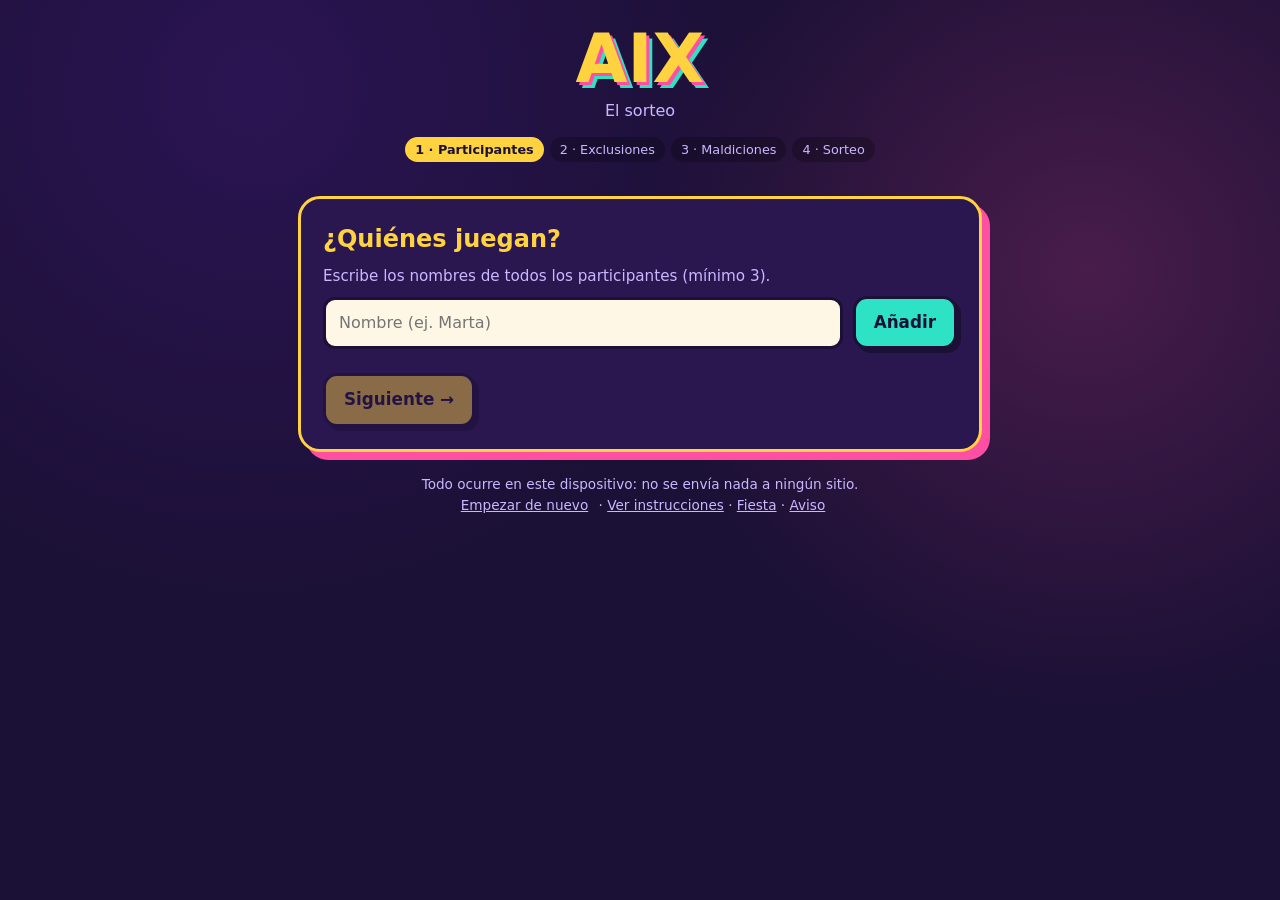
<file: sorteo.html>
<!doctype html>
<!-- AIX · Amigo Invisible X — © 2026 xacoy — GNU GPL v3 (ver LICENSE). Sin garantías: ver aviso.html -->
<html lang="es">
<head>
<meta charset="utf-8">
<meta http-equiv="Content-Security-Policy" content="default-src 'none'; script-src 'self'; style-src 'self'; img-src 'self'; connect-src 'none'; font-src 'none'; media-src 'none'; object-src 'none'; frame-src 'none'; base-uri 'none'; form-action 'none'">
<meta name="referrer" content="no-referrer">
<meta name="viewport" content="width=device-width, initial-scale=1">
<title>Sorteo · Amigo Invisible X</title>
<link rel="icon" href="favicon.svg" type="image/svg+xml">
<link rel="icon" href="favicon.png" type="image/png" sizes="48x48">
<link rel="apple-touch-icon" href="apple-touch-icon.png">
<meta name="theme-color" content="#1b1035">
<meta name="description" content="Sorteo del Amigo Invisible X: hazlo en tu navegador, sin servidor ni cuentas.">
<meta name="robots" content="noindex">
<link rel="stylesheet" href="sorteo.css">
</head>
<body>
<div class="wrap">
<noscript><p class="noscript">Esta web necesita JavaScript activado para funcionar. No usa ningún servidor: todo ocurre en tu navegador.</p></noscript>
  <header>
    <h1 class="logo"><a href="index.html" title="Volver a las instrucciones">AIX</a></h1>
    <p class="sub">El sorteo</p>
    <div class="steps" id="steps"></div>
  </header>
  <main id="app"></main>
  <p class="tiny">Todo ocurre en este dispositivo: no se envía nada a ningún sitio.<br>
    <button class="link" id="reset">Empezar de nuevo</button> · <a class="link" href="index.html">Ver instrucciones</a> · <a class="link" href="fiesta.html">Fiesta</a> · <a class="link" href="aviso.html">Aviso</a></p>
</div>

<script src="ideas.js"></script>
<script src="sorteo.js"></script>
</body>
</html>
</file>
<file: index.css>
/* AIX · Amigo Invisible X — © 2026 xacoy — GNU GPL v3 (ver LICENSE) */
  :root{
    --bg:#1b1035; --bg2:#2a1750; --ink:#fff7e6; --muted:#c9b8ff;
    --pink:#ff4fa3; --yellow:#ffd23f; --teal:#2de2c5; --orange:#ff8a3d;
  }
  *{box-sizing:border-box}
  html{scroll-behavior:smooth}
  body{
    margin:0; font-family:"Trebuchet MS","Comic Sans MS",system-ui,sans-serif;
    color:var(--ink); background:var(--bg);
    background-image:radial-gradient(circle at 20% 10%,#4b1d8f55,transparent 40%),
                     radial-gradient(circle at 85% 30%,#ff4fa333,transparent 35%),
                     radial-gradient(circle at 50% 90%,#2de2c522,transparent 40%);
    line-height:1.55;
  }
  .wrap{max-width:900px;margin:0 auto;padding:0 18px}
  header{text-align:center;padding:48px 0 24px}
  .logo{
    font-size:clamp(5rem,22vw,11rem); font-weight:900; letter-spacing:.04em; margin:0; line-height:1;
    color:var(--yellow); text-shadow:4px 4px 0 var(--pink),8px 8px 0 var(--teal);
    display:inline-block; animation:wob 4s ease-in-out infinite;
  }
  @keyframes wob{0%,100%{transform:rotate(-2deg)}50%{transform:rotate(2deg)}}
  .sub{font-size:1.3rem;color:var(--muted);margin:10px 0 0}
  .tag{display:inline-block;background:var(--pink);color:#fff;padding:4px 14px;border-radius:99px;font-weight:700;transform:rotate(-3deg);margin-top:14px}
  .hero svg{width:100%;max-width:560px;height:auto;margin:18px auto 0;display:block}
  section{background:var(--bg2);border:3px solid var(--yellow);border-radius:22px;padding:24px 22px;margin:34px 0;
          box-shadow:8px 8px 0 var(--pink);position:relative}
  section:nth-of-type(even){border-color:var(--teal);box-shadow:8px 8px 0 var(--orange)}
  .num{position:absolute;top:-24px;left:18px;background:var(--yellow);color:#1b1035;font-weight:900;font-size:1.5rem;
       width:48px;height:48px;border-radius:50%;display:grid;place-items:center;border:3px solid #1b1035;transform:rotate(-8deg)}
  h2{margin:6px 0 10px 40px;font-size:1.6rem;color:var(--yellow)}
  section:nth-of-type(even) h2{color:var(--teal)}
  .row{display:flex;gap:18px;align-items:center;flex-wrap:wrap}
  .row svg{flex:0 0 190px;width:190px;height:auto}
  .row .txt{flex:1 1 260px}
  .quote{background:#00000033;border-left:6px solid var(--pink);padding:10px 14px;border-radius:0 12px 12px 0;font-style:italic;margin:10px 0}
  ul{padding-left:1.2rem} li{margin:6px 0}
  .legend{background:#fff7e6;color:#1b1035;border-radius:14px;padding:12px 16px;transform:rotate(-1deg);font-weight:700;margin-top:12px}
  .btn{
    font:inherit;font-weight:900;font-size:1.05rem;border:3px solid #1b1035;border-radius:14px;padding:12px 18px;cursor:pointer;
    background:var(--yellow);color:#1b1035;box-shadow:4px 4px 0 #1b1035;transition:transform .1s
  }
  .btn:active{transform:translate(3px,3px);box-shadow:1px 1px 0 #1b1035}
  .btn.alt{background:var(--teal)} .btn.pk{background:var(--pink);color:#fff}
  .gen{background:#00000040;border-radius:16px;padding:16px;margin-top:12px;min-height:84px;font-size:1.15rem;display:flex;align-items:center;justify-content:center;text-align:center}
  .gen b{color:var(--yellow)}
  .gen.rhyme{white-space:pre-line}
  .tabs{display:flex;gap:8px;flex-wrap:wrap;justify-content:center;margin:14px 0 0}
  .tab{font:inherit;font-weight:900;font-size:1rem;border:3px solid #1b1035;border-radius:14px;padding:8px 14px;cursor:pointer;background:#fff7e6;color:#1b1035;box-shadow:3px 3px 0 #1b1035;transition:transform .1s}
  .tab[aria-selected=true]{background:var(--yellow);box-shadow:3px 3px 0 var(--pink);transform:translateY(-2px)}
  .tab:active{transform:translate(2px,2px);box-shadow:1px 1px 0 #1b1035}
  .cols{display:grid;grid-template-columns:repeat(auto-fit,minmax(230px,1fr));gap:14px;margin-top:12px}
  .card{background:#00000033;border-radius:16px;padding:14px;text-align:center}
  .card svg{width:90px;height:90px}
  .card h3{margin:6px 0;color:var(--yellow)}
  .rhyme{font-size:1.1rem;text-align:center;white-space:pre-line}
  .todo{background:var(--yellow);color:#1b1035;border:3px solid #1b1035;border-radius:14px;padding:12px 16px;margin-top:14px;font-size:1.15rem;transform:rotate(-1deg);box-shadow:4px 4px 0 #1b1035}
  footer{text-align:center;color:var(--muted);padding:26px 0 60px;font-size:.95rem}
  .sock{display:inline-block;animation:wob 2.5s ease-in-out infinite}
  .cta-wrap{display:flex;flex-wrap:wrap;gap:18px 22px;justify-content:center;align-items:center;margin:18px 0 14px}
  .cta{display:inline-block;background:var(--yellow);color:#1b1035;text-decoration:none;font-weight:900;font-size:1.5rem;padding:14px 32px;border:4px solid #1b1035;border-radius:18px;box-shadow:4px 4px 0 var(--pink),8px 8px 0 var(--teal);transition:transform .1s,background .1s;animation:pulse 2.2s ease-in-out infinite}
  .cta:hover,.cta:focus-visible{background:#fff7e6;transform:translateY(-2px) rotate(-1deg);outline:3px solid var(--ink);outline-offset:4px}
  .cta:active{transform:translate(4px,4px);box-shadow:0 0 0 var(--pink),4px 4px 0 var(--teal)}
  @keyframes pulse{0%,100%{box-shadow:4px 4px 0 var(--pink),8px 8px 0 var(--teal)}50%{box-shadow:4px 4px 0 var(--pink),8px 8px 0 var(--teal),0 0 0 10px #ffd23f33}}
  @media (prefers-reduced-motion:reduce){.cta{animation:none}}
  @media (prefers-reduced-motion:reduce){.logo,.sock{animation:none}}
.noscript{background:var(--yellow);color:#1b1035;border:3px solid #1b1035;border-radius:14px;padding:12px 16px;margin:18px 0;font-weight:700}
.lnk{color:var(--yellow)}
.center{text-align:center;margin-bottom:0}
.legal{font-size:.85rem;margin-top:10px}
.legal a{color:var(--muted)}
  .cta2{background:var(--teal);box-shadow:4px 4px 0 var(--pink),8px 8px 0 var(--yellow);animation:pulse2 2.2s ease-in-out infinite;animation-delay:1.1s}
  .cta2:active{box-shadow:0 0 0 var(--pink),4px 4px 0 var(--yellow)}
  @keyframes pulse2{0%,100%{box-shadow:4px 4px 0 var(--pink),8px 8px 0 var(--yellow)}50%{box-shadow:4px 4px 0 var(--pink),8px 8px 0 var(--yellow),0 0 0 10px #2de2c533}}
  @media (prefers-reduced-motion:reduce){.cta2{animation:none}}
</file>
<file: aviso.css>
/* AIX · Amigo Invisible X — © 2026 xacoy — GNU GPL v3 (ver LICENSE) */
:root{--bg:#1b1035;--bg2:#2a1750;--ink:#fff7e6;--muted:#c9b8ff;--pink:#ff4fa3;--yellow:#ffd23f;--teal:#2de2c5;--orange:#ff8a3d}
*{box-sizing:border-box}
body{margin:0;font-family:"Trebuchet MS","Comic Sans MS",system-ui,sans-serif;color:var(--ink);background:var(--bg);
  background-image:radial-gradient(circle at 20% 10%,#4b1d8f55,transparent 40%),radial-gradient(circle at 85% 30%,#ff4fa333,transparent 35%);line-height:1.6;min-height:100vh}
.wrap{max-width:760px;margin:0 auto;padding:0 18px 60px}
header{text-align:center;padding:26px 0 8px}
.logo{font-size:4.2rem;font-weight:900;margin:0;color:var(--yellow);text-shadow:3px 3px 0 var(--pink),6px 6px 0 var(--teal);line-height:1}
.logo a{color:inherit;text-decoration:none}
.sub{color:var(--muted);margin:6px 0 0}
section{background:var(--bg2);border:3px solid var(--yellow);border-radius:22px;padding:20px 22px;margin:22px 0;box-shadow:8px 8px 0 var(--pink)}
section:nth-of-type(even){border-color:var(--teal);box-shadow:8px 8px 0 var(--orange)}
h2{margin:0 0 8px;color:var(--yellow);font-size:1.35rem}
section:nth-of-type(even) h2{color:var(--teal)}
p{margin:8px 0} ul{padding-left:1.2rem} li{margin:6px 0}
a{color:var(--yellow)}
code{background:#00000040;border-radius:6px;padding:1px 6px}
.big{font-size:1.3rem}
.note{background:#00000033;border-left:6px solid var(--pink);padding:10px 14px;border-radius:0 12px 12px 0;margin:12px 0}
.btn{font:inherit;font-weight:900;border:3px solid #1b1035;border-radius:14px;padding:11px 18px;background:var(--yellow);color:#1b1035;box-shadow:4px 4px 0 #1b1035;text-decoration:none;display:inline-block}
.center{text-align:center}
.noscript{background:var(--yellow);color:#1b1035;border-radius:14px;padding:12px 16px;font-weight:700}
footer{text-align:center;color:var(--muted);font-size:.9rem;padding:10px 0}
</file>
<file: corporativo.css>
/* AIX · Amigo Invisible X — © 2026 xacoy — GNU GPL v3 (ver LICENSE) */
:root{
  --bg:#120a2a; --bg2:#1f1247; --ink:#fff4e0; --muted:#b9a8ff;
  --pink:#ff2bd6; --cyan:#00f0ff; --yellow:#ffe14d; --orange:#ff7a2f; --green:#39ff88;
}
*{box-sizing:border-box}
html{scroll-behavior:smooth}
body{
  margin:0; min-height:100vh; color:var(--ink); line-height:1.55;
  font-family:"Trebuchet MS","Segoe UI",system-ui,sans-serif;
  background:linear-gradient(#120a2a 0%,#2a0f4f 55%,#5a145f 100%) fixed;
  overflow-x:hidden;
}
.sun{
  position:fixed; left:50%; bottom:24vh; width:min(70vw,520px); aspect-ratio:1; transform:translateX(-50%);
  border-radius:50%; z-index:-2; opacity:.85;
  background:repeating-linear-gradient(#0000 0 14px,#120a2a 14px 18px) , linear-gradient(#ffe14d,#ff7a2f 45%,#ff2bd6);
  -webkit-mask:linear-gradient(#000,#000); mask:linear-gradient(#000 60%,#0000);
}
.grid{
  position:fixed; left:-50%; right:-50%; bottom:0; height:38vh; z-index:-1; transform-origin:top;
  transform:perspective(300px) rotateX(62deg);
  background:
    repeating-linear-gradient(90deg,#00f0ff66 0 2px,#0000 2px 64px),
    repeating-linear-gradient(0deg,#ff2bd666 0 2px,#0000 2px 48px),
    #120a2acc;
  animation:run 2.5s linear infinite;
}
@keyframes run{to{background-position:0 0,0 48px,0 0}}
.wrap{max-width:860px;margin:0 auto;padding:0 18px 40px}
header{text-align:center;padding:40px 0 10px}
.mini{font-family:"Courier New",monospace;font-size:.8rem;letter-spacing:.12em;text-transform:uppercase;color:var(--cyan);margin:0 0 10px}
h1{
  margin:0; font-size:clamp(2.4rem,10vw,5rem); line-height:1; font-weight:900; font-style:italic; text-transform:uppercase;
  display:flex; flex-direction:column; align-items:center;
}
h1 span:first-child{color:var(--yellow);text-shadow:3px 3px 0 var(--pink),6px 6px 0 var(--cyan)}
h1 span:last-child{
  color:transparent; -webkit-text-stroke:2px var(--cyan); text-shadow:0 0 18px var(--cyan),4px 4px 0 var(--pink);
}
.sub{color:var(--muted);font-size:1.1rem;margin:16px 0 0}
.card{
  background:#1f1247e6; border:3px solid var(--cyan); border-radius:6px; padding:22px 20px; margin:28px 0;
  box-shadow:7px 7px 0 var(--pink),0 0 28px #00f0ff33;
}
.card.alt{border-color:var(--pink);box-shadow:7px 7px 0 var(--cyan),0 0 28px #ff2bd633}
h2{margin:0 0 6px;font-size:1.5rem;color:var(--yellow);text-shadow:2px 2px 0 #000}
.hint{color:var(--muted);margin:0 0 14px}
.chips{display:flex;flex-wrap:wrap;gap:8px;margin-bottom:16px}
.chip{
  font:inherit; font-size:.9rem; font-weight:700; cursor:pointer; color:var(--ink); background:#0006;
  border:2px solid var(--muted); border-radius:99px; padding:5px 13px;
}
.chip[aria-pressed="true"]{background:var(--yellow);color:#120a2a;border-color:var(--yellow)}
.chip:hover{border-color:var(--yellow)}
.memo{
  background:#fffbe9; color:#1a1a2e; border-radius:3px; padding:14px 18px 16px; position:relative;
  font-family:"Courier New",monospace; box-shadow:5px 5px 0 #000a;
  background-image:repeating-linear-gradient(#0000 0 27px,#9cc9ff55 27px 28px);
}
.memo.green{background:#04140a;color:var(--green);background-image:repeating-linear-gradient(#0000 0 3px,#0006 3px 4px);text-shadow:0 0 6px #39ff8888}
.memo-head{display:flex;justify-content:space-between;gap:8px;font-size:.75rem;font-weight:700;letter-spacing:.1em;border-bottom:2px dashed #1a1a2e66;padding-bottom:6px;margin-bottom:10px}
.phrase{font-size:1.25rem;font-weight:700;margin:0;min-height:3.6em;display:flex;align-items:center}
.memo.green .phrase{min-height:5em}
.real{margin:12px 0 0;padding:8px 12px;background:#ff2bd622;border-left:5px solid var(--pink);font-size:1rem;font-style:italic}
.real::before{content:"Traducción: ";font-weight:700;font-style:normal;color:#b0007f}
.meter{display:flex;align-items:center;gap:10px;margin-top:12px;font-size:.8rem;text-transform:uppercase;letter-spacing:.06em}
.meter b{flex:1;height:12px;border:2px solid #1a1a2e;background:#0001;position:relative;max-width:200px}
.meter b::after{content:"";position:absolute;inset:0;width:var(--v,0%);background:linear-gradient(90deg,var(--green),var(--yellow),#ff2b2b)}
.meter em{font-style:normal;font-weight:700}
.actions{display:flex;flex-wrap:wrap;gap:10px;margin-top:16px}
.btn{
  font:inherit; font-weight:900; font-size:1rem; cursor:pointer; color:#120a2a; background:var(--yellow);
  border:3px solid #000; border-radius:4px; padding:10px 18px; box-shadow:4px 4px 0 var(--pink); text-transform:uppercase;
}
.btn.b2{background:var(--cyan);box-shadow:4px 4px 0 var(--orange)}
.btn.b3{background:var(--green);box-shadow:4px 4px 0 var(--pink)}
.btn:hover:not(:disabled){transform:translate(-1px,-1px)}
.btn:active:not(:disabled){transform:translate(3px,3px);box-shadow:1px 1px 0 #000}
.btn:disabled{opacity:.4;cursor:not-allowed}
.toast{position:fixed;left:50%;bottom:18px;transform:translateX(-50%);max-width:90vw;margin:0;padding:8px 16px;background:#04140a;border:2px solid var(--green);color:var(--green);font-weight:700;border-radius:4px;z-index:5}
.toast:empty{display:none}
.search{display:flex;align-items:center;gap:10px;margin-bottom:6px}
.search span{font-weight:700;color:var(--cyan)}
.search input{
  flex:1; min-width:0; font:inherit; color:var(--ink); background:#0008; border:2px solid var(--cyan); border-radius:4px; padding:8px 12px;
}
.count{color:var(--muted);font-size:.9rem;margin:6px 0 12px}
.list{display:grid;grid-template-columns:repeat(auto-fill,minmax(250px,1fr));gap:14px}
.flip{
  font:inherit; text-align:left; cursor:pointer; color:#1a1a2e; background:#fffbe9; border:3px solid #000; border-radius:4px;
  padding:12px 14px 10px; min-height:130px; box-shadow:4px 4px 0 var(--cyan); display:flex; flex-direction:column; gap:6px;
}
.flip:nth-child(3n+2){box-shadow:4px 4px 0 var(--pink)}
.flip:nth-child(3n){box-shadow:4px 4px 0 var(--yellow)}
.flip small{font-family:"Courier New",monospace;font-size:.7rem;text-transform:uppercase;letter-spacing:.1em;color:#6b3fb8;font-weight:700}
.flip strong{font-size:1.02rem}
.flip.on{background:#2a0f4f;color:var(--yellow)}
.flip.on small{color:var(--cyan)}
.flip.on strong{font-style:italic}
.flip .tap{margin-top:auto;font-size:.75rem;opacity:.6}
.empty{grid-column:1/-1;text-align:center;color:var(--muted);padding:20px}
ul{padding-left:1.2rem} li{margin:8px 0}
.tiny{text-align:center;font-size:.85rem;color:var(--muted)}
.link{color:var(--cyan)} .link:hover{color:var(--yellow)}
.noscript{background:var(--pink);color:#fff;padding:12px;border-radius:6px;font-weight:700}
:focus-visible{outline:3px solid var(--yellow);outline-offset:2px}
@media (prefers-reduced-motion:reduce){.grid{animation:none}html{scroll-behavior:auto}}
@media (max-width:480px){.search{flex-direction:column;align-items:stretch}.memo{padding:12px}}
</file>
<file: fiesta.css>
/* AIX · Amigo Invisible X — © 2026 xacoy — GNU GPL v3 (ver LICENSE) */
  :root{--bg:#1b1035;--bg2:#2a1750;--ink:#fff7e6;--muted:#c9b8ff;--pink:#ff4fa3;--yellow:#ffd23f;--teal:#2de2c5;--orange:#ff8a3d}
  *{box-sizing:border-box}
  body{margin:0;font-family:"Trebuchet MS","Comic Sans MS",system-ui,sans-serif;color:var(--ink);background:var(--bg);
    background-image:radial-gradient(circle at 20% 10%,#4b1d8f55,transparent 40%),radial-gradient(circle at 85% 30%,#ff4fa333,transparent 35%);line-height:1.5;min-height:100vh}
  .wrap{max-width:720px;margin:0 auto;padding:0 18px 60px}
  header{text-align:center;padding:26px 0 8px}
  .logo{font-size:4.2rem;font-weight:900;margin:0;color:var(--yellow);text-shadow:3px 3px 0 var(--pink),6px 6px 0 var(--teal);line-height:1}
  .logo a{color:inherit;text-decoration:none}
  .sub{color:var(--muted);margin:6px 0 0}
  .steps{display:flex;gap:6px;justify-content:center;margin:14px 0 4px;flex-wrap:wrap}
  .steps span{font-size:.8rem;padding:3px 10px;border-radius:99px;background:#00000040;color:var(--muted)}
  .steps span.on{background:var(--yellow);color:#1b1035;font-weight:900}
  .box{background:var(--bg2);border:3px solid var(--yellow);border-radius:22px;padding:22px;margin:22px 0;box-shadow:8px 8px 0 var(--pink)}
  h2{margin:0 0 8px;color:var(--yellow);font-size:1.5rem}
  p{margin:8px 0}
  .hint{color:var(--muted);font-size:.95rem}
  select{font:inherit;width:100%;padding:11px 13px;border-radius:12px;border:3px solid #1b1035;background:#fff7e6;color:#1b1035}
  label.cat{display:block;margin:14px 0 4px;font-weight:700;color:var(--teal)}
  .btn{font:inherit;font-weight:900;font-size:1.05rem;border:3px solid #1b1035;border-radius:14px;padding:11px 18px;cursor:pointer;background:var(--yellow);color:#1b1035;box-shadow:4px 4px 0 #1b1035;text-decoration:none;display:inline-block}
  .btn:active{transform:translate(3px,3px);box-shadow:1px 1px 0 #1b1035}
  .btn.alt{background:var(--teal)} .btn.pk{background:var(--pink);color:#fff} .btn.ghost{background:#fff7e6}
  .btn:disabled{opacity:.45;cursor:not-allowed}
  .btn.big{font-size:1.3rem;padding:16px 22px;width:100%}
  .row{display:flex;gap:10px;flex-wrap:wrap;align-items:center;margin-top:12px}
  .row > *{flex:1 1 140px}
  .names{display:grid;grid-template-columns:repeat(auto-fit,minmax(150px,1fr));gap:10px;margin:14px 0}
  .names .btn{width:100%}
  .names .btn.done{background:#00000050;color:var(--muted);box-shadow:none;border-color:#00000060}
  .err{background:#ff4fa344;border:2px solid var(--pink);border-radius:12px;padding:8px 12px;margin:10px 0}
  .stage{text-align:center;padding:6px 0}
  .who{font-size:2.4rem;font-weight:900;color:var(--yellow);text-shadow:3px 3px 0 var(--pink);word-break:break-word}
  .timer{font-size:3.4rem;font-weight:900;font-variant-numeric:tabular-nums;margin:8px 0}
  .bar{height:16px;border-radius:99px;background:#00000050;overflow:hidden;border:2px solid #1b1035}
  .bar i{display:block;height:100%;background:var(--teal);width:0}
  .bar i.ok{background:var(--yellow)}
  .cardx{background:#fff7e6;color:#1b1035;border-radius:14px;padding:12px 16px;margin:10px 0;font-weight:700;transform:rotate(-1deg)}
  .cardx small{display:block;font-weight:400;color:#4b3a7a}
  .tiny{font-size:.85rem;color:var(--muted);text-align:center;margin-top:18px}
  .link{background:none;border:0;color:var(--muted);text-decoration:underline;cursor:pointer;font:inherit}
  .prize{font-size:2rem}
  .catx{margin:16px 0 6px;padding:12px;background:#00000033;border-radius:16px}
  .cathead{display:flex;gap:12px;align-items:center}
  .cathead .ce{font-size:2.4rem;line-height:1;filter:drop-shadow(2px 2px 0 var(--pink))}
  .cathead .ct{font-weight:900;color:var(--teal);font-size:1.1rem;line-height:1.2}
  .cathead .hint{font-size:.85rem}
  .tags{display:grid;grid-template-columns:repeat(auto-fit,minmax(135px,1fr));gap:12px;margin-top:12px}
  .tagb{font:inherit;font-weight:900;display:flex;align-items:center;gap:8px;text-align:left;cursor:pointer;color:#1b1035;background:#fff7e6;border:3px solid #1b1035;border-radius:6px 16px 16px 6px;padding:8px 10px 8px 24px;position:relative;box-shadow:3px 3px 0 #1b1035;transition:transform .12s,background .12s}
  .tagb::before{content:'';position:absolute;left:7px;top:50%;width:9px;height:9px;margin-top:-5px;border-radius:50%;background:var(--bg2);border:2px solid #1b1035}
  .tagb:nth-child(odd){transform:rotate(-1.5deg)} .tagb:nth-child(even){transform:rotate(1.5deg)}
  .tagb:hover,.tagb:focus-visible{transform:rotate(0) translateY(-2px);outline:none}
  .tagb[aria-checked=true]{background:var(--yellow);transform:rotate(0) scale(1.06);box-shadow:4px 4px 0 var(--pink);animation:pop .25s}
  .tagb[aria-checked=true]::after{content:'✔';position:absolute;top:-12px;right:-8px;width:24px;height:24px;border-radius:50%;background:var(--pink);color:#fff;border:2px solid #1b1035;display:grid;place-items:center;font-size:.8rem}
  .av{flex:0 0 auto;width:28px;height:28px;border-radius:50%;display:grid;place-items:center;border:2px solid #1b1035;font-size:.9rem;color:#1b1035}
  .nm{word-break:break-word;line-height:1.1}
  @keyframes pop{0%{transform:scale(.9) rotate(-4deg)}100%{transform:scale(1.06) rotate(0)}}
  @media (prefers-reduced-motion:reduce){.tagb[aria-checked=true]{animation:none}}
.noscript{background:var(--yellow);color:#1b1035;border:3px solid #1b1035;border-radius:14px;padding:12px 16px;margin:18px 0;font-weight:700}
</file>
<file: sorteo.css>
/* AIX · Amigo Invisible X — © 2026 xacoy — GNU GPL v3 (ver LICENSE) */
  :root{--bg:#1b1035;--bg2:#2a1750;--ink:#fff7e6;--muted:#c9b8ff;--pink:#ff4fa3;--yellow:#ffd23f;--teal:#2de2c5;--orange:#ff8a3d}
  *{box-sizing:border-box}
  body{margin:0;font-family:"Trebuchet MS","Comic Sans MS",system-ui,sans-serif;color:var(--ink);background:var(--bg);
    background-image:radial-gradient(circle at 20% 10%,#4b1d8f55,transparent 40%),radial-gradient(circle at 85% 30%,#ff4fa333,transparent 35%);line-height:1.5;min-height:100vh}
  .wrap{max-width:720px;margin:0 auto;padding:0 18px 60px}
  header{text-align:center;padding:26px 0 8px}
  .logo{font-size:4.2rem;font-weight:900;margin:0;color:var(--yellow);text-shadow:3px 3px 0 var(--pink),6px 6px 0 var(--teal);line-height:1}
  .logo a{color:inherit;text-decoration:none}
  .sub{color:var(--muted);margin:6px 0 0}
  .steps{display:flex;gap:6px;justify-content:center;margin:14px 0 4px;flex-wrap:wrap}
  .steps span{font-size:.8rem;padding:3px 10px;border-radius:99px;background:#00000040;color:var(--muted)}
  .steps span.on{background:var(--yellow);color:#1b1035;font-weight:900}
  .box{background:var(--bg2);border:3px solid var(--yellow);border-radius:22px;padding:22px;margin:22px 0;box-shadow:8px 8px 0 var(--pink)}
  h2{margin:0 0 8px;color:var(--yellow);font-size:1.5rem}
  p{margin:8px 0}
  .hint{color:var(--muted);font-size:.95rem}
  input[type=text],select,textarea{font:inherit;width:100%;padding:11px 13px;border-radius:12px;border:3px solid #1b1035;background:#fff7e6;color:#1b1035}
  textarea{min-height:90px;resize:vertical}
  .btn{font:inherit;font-weight:900;font-size:1.05rem;border:3px solid #1b1035;border-radius:14px;padding:11px 18px;cursor:pointer;background:var(--yellow);color:#1b1035;box-shadow:4px 4px 0 #1b1035;text-decoration:none;display:inline-block}
  .btn:active{transform:translate(3px,3px);box-shadow:1px 1px 0 #1b1035}
  .btn.alt{background:var(--teal)} .btn.pk{background:var(--pink);color:#fff} .btn.ghost{background:#fff7e6}
  .btn:disabled{opacity:.45;cursor:not-allowed}
  .btn.big{font-size:1.3rem;padding:16px 22px;width:100%}
  .row{display:flex;gap:10px;flex-wrap:wrap;align-items:center}
  .row > *{flex:1 1 140px}
  .row .fix{flex:0 0 auto}
  .chips{display:flex;flex-wrap:wrap;gap:8px;margin:12px 0}
  .chip{display:inline-flex;align-items:center;gap:8px;background:#00000040;border-radius:99px;padding:6px 8px 6px 14px}
  .chip button{border:0;background:var(--pink);color:#fff;border-radius:50%;width:24px;height:24px;font-weight:900;cursor:pointer}
  .names{display:grid;grid-template-columns:repeat(auto-fit,minmax(150px,1fr));gap:10px;margin:14px 0}
  .names .btn{width:100%}
  .names .btn.done{background:#00000050;color:var(--muted);box-shadow:none;border-color:#00000060}
  .check{display:flex;gap:8px;align-items:center;margin:8px 0}
  .check input{width:20px;height:20px}
  .err{background:#ff4fa344;border:2px solid var(--pink);border-radius:12px;padding:8px 12px;margin:10px 0}
  .reveal{text-align:center;padding:10px 0}
  .reveal .who{font-size:2.4rem;font-weight:900;color:var(--yellow);text-shadow:3px 3px 0 var(--pink);word-break:break-word}
  .reveal .curse{background:#fff7e6;color:#1b1035;border-radius:14px;padding:12px 16px;margin:12px 0;font-weight:700;font-size:1.2rem;transform:rotate(-1deg);word-break:break-word}
  .tiny{font-size:.85rem;color:var(--muted);text-align:center;margin-top:18px}
  .link{background:none;border:0;color:var(--muted);text-decoration:underline;cursor:pointer;font:inherit}
.noscript{background:var(--yellow);color:#1b1035;border:3px solid #1b1035;border-radius:14px;padding:12px 16px;margin:18px 0;font-weight:700}
  /* La maldición, como una nota de papel de las instrucciones */
  textarea.paper{min-height:110px;margin:14px 0 6px;padding:16px 16px 14px;font-size:1.25rem;font-weight:700;line-height:32px;color:#1b1035;
    background-color:#fff7e6;background-image:repeating-linear-gradient(transparent 0,transparent 31px,#1b103522 31px,#1b103522 32px);
    border:3px solid #1b1035;border-radius:14px;box-shadow:5px 5px 0 var(--pink);transform:rotate(-1deg);transition:transform .15s}
  textarea.paper:focus{outline:3px solid var(--teal);outline-offset:3px;transform:rotate(0)}
  textarea.paper::placeholder{color:#1b103566;font-weight:400;font-style:italic}
</file>
